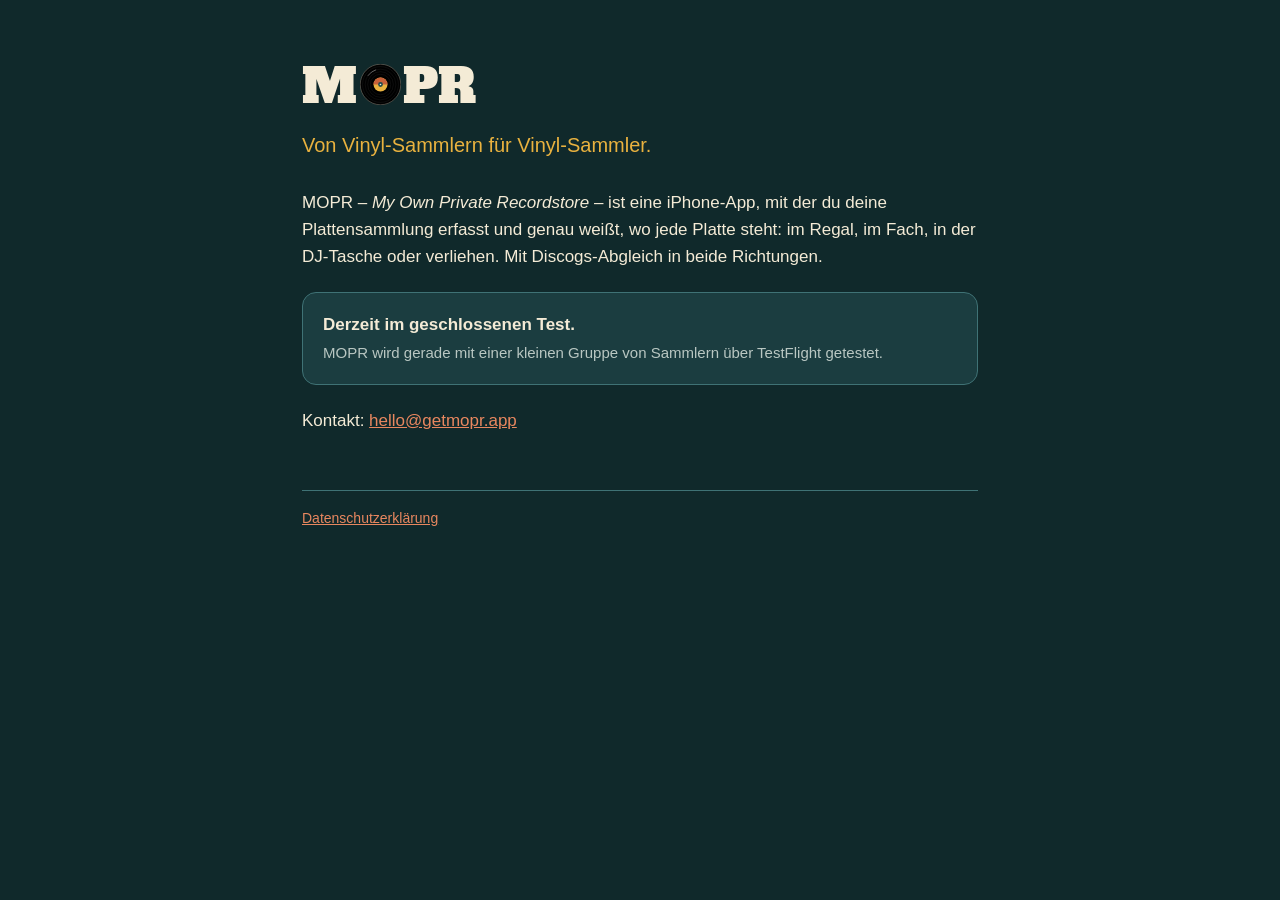
<file: index.html>
<!DOCTYPE html>
<html lang="de">
<head>
<meta charset="utf-8">
<meta name="viewport" content="width=device-width, initial-scale=1">
<title>MOPR – My Own Private Recordstore</title>
<meta name="description" content="MOPR – die App für deine Plattensammlung. Von Vinyl-Sammlern für Vinyl-Sammler.">
<link rel="stylesheet" href="style.css">
</head>
<body>
<main>
  <h1>M<span class="o"></span>PR</h1>
  <p class="lead">Von Vinyl-Sammlern für Vinyl-Sammler.</p>
  <p>MOPR – <em>My Own Private Recordstore</em> – ist eine iPhone-App, mit der du deine Plattensammlung erfasst und genau weißt, wo jede Platte steht: im Regal, im Fach, in der DJ-Tasche oder verliehen. Mit Discogs-Abgleich in beide Richtungen.</p>
  <div class="card">
    <strong>Derzeit im geschlossenen Test.</strong><br>
    <span class="muted">MOPR wird gerade mit einer kleinen Gruppe von Sammlern über TestFlight getestet.</span>
  </div>
  <p>Kontakt: <a href="mailto:hello@getmopr.app">hello@getmopr.app</a></p>
  <footer><a href="datenschutz.html">Datenschutzerklärung</a></footer>
</main>
</body>
</html>
</file>
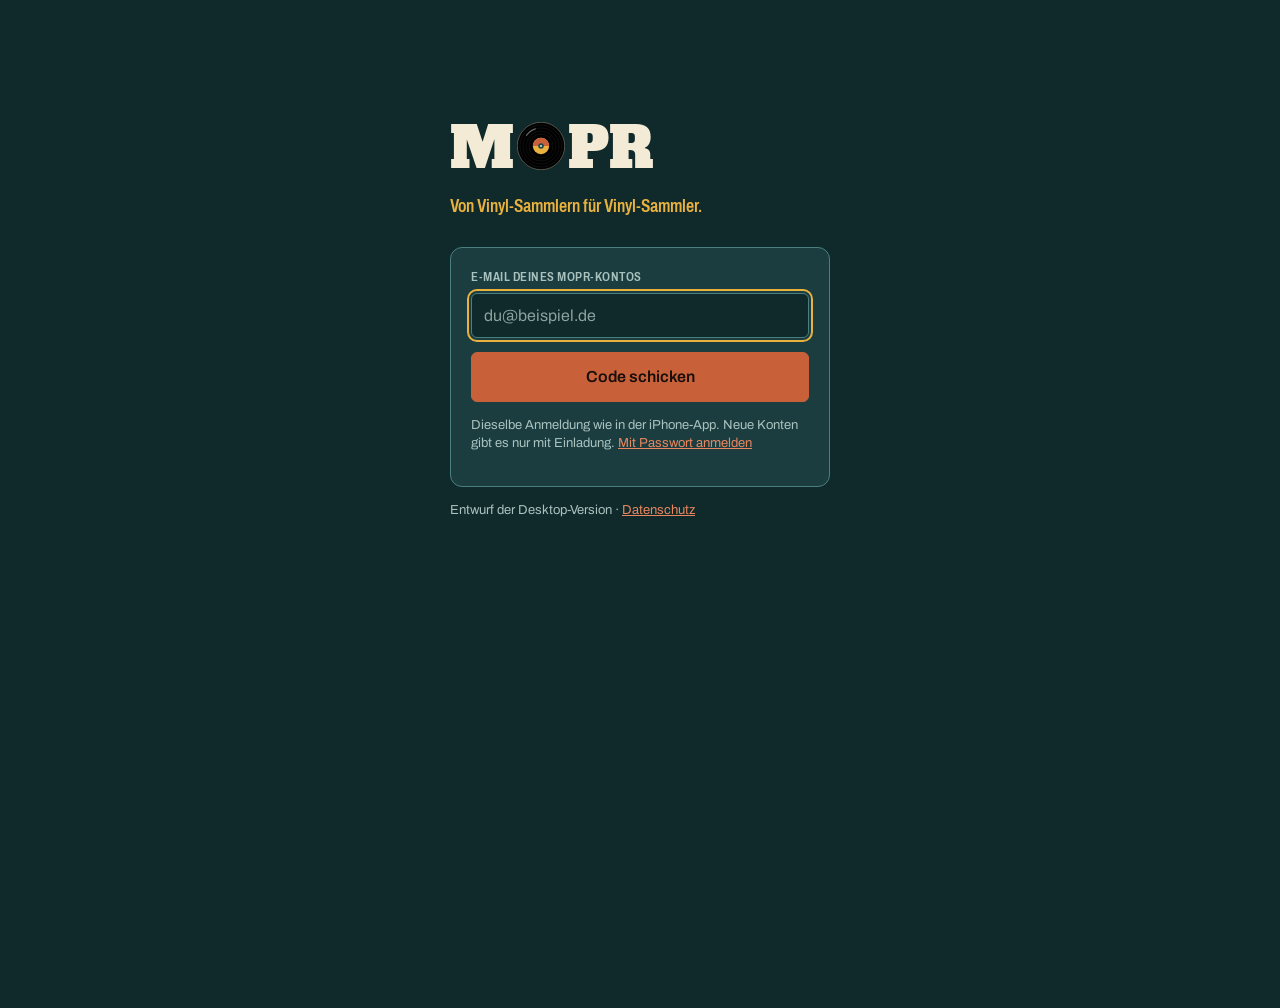
<file: app/index.html>
<!DOCTYPE html>
<html lang="de">
<head>
<meta charset="utf-8">
<meta name="viewport" content="width=device-width, initial-scale=1">
<meta name="robots" content="noindex, nofollow">
<meta name="referrer" content="no-referrer">
<meta name="theme-color" content="#10292B">
<title>MOPR – Plattenzimmer</title>
<link rel="stylesheet" href="app.css">
</head>
<body>
<!-- MOPR Desktop W1 (Entwurf, nur lesen) – Daten aus derselben Supabase-Datenbank wie die iPhone-App.
     Zugriff nur mit eigenem MOPR-Konto; jede Person sieht ausschließlich ihre eigenen Daten (RLS). -->
<div id="app">
  <div class="boot"><span class="logo">M<span class="o"></span>PR</span></div>
</div>
<script src="vendor/supabase.js"></script>
<script src="kiste.js"></script>
<script src="app.js"></script>
</body>
</html>
</file>
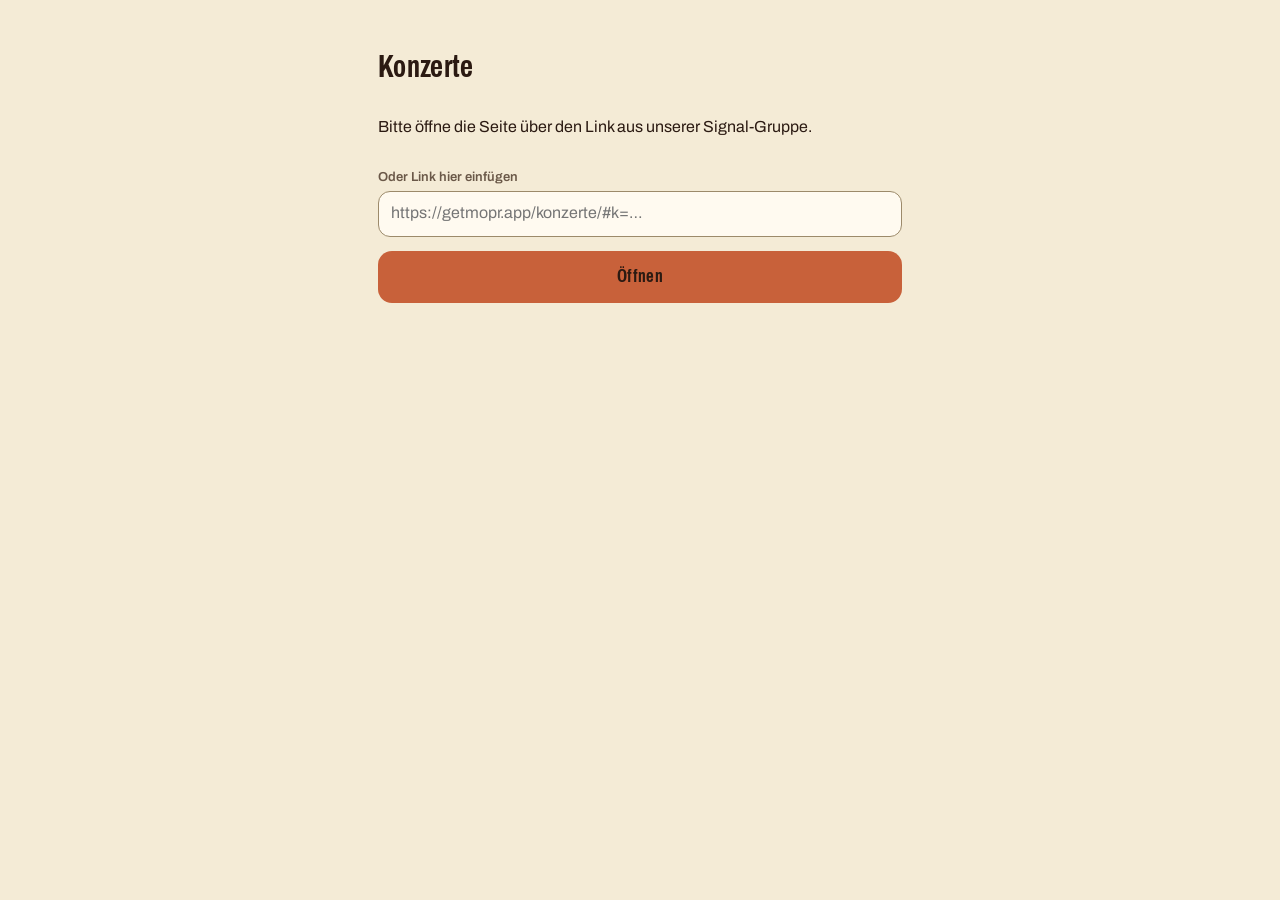
<file: konzerte/index.html>
<!DOCTYPE html>
<html lang="de">
<head>
<meta charset="utf-8">
<meta name="viewport" content="width=device-width, initial-scale=1, viewport-fit=cover">
<meta name="robots" content="noindex, nofollow">
<meta name="referrer" content="no-referrer">
<meta name="theme-color" content="#F4EBD6">
<meta name="apple-mobile-web-app-capable" content="yes">
<meta name="mobile-web-app-capable" content="yes">
<meta name="apple-mobile-web-app-title" content="Konzerte">
<meta name="apple-mobile-web-app-status-bar-style" content="default">
<link rel="manifest" href="manifest.webmanifest">
<link rel="apple-touch-icon" href="icon-180.png?v=3">
<link rel="icon" type="image/png" href="icon-180.png?v=3">
<title>Konzerte in der großen Stadt</title>
<style>
@font-face{font-family:Archivo;font-weight:400;font-display:swap;src:url(fonts/archivo-latin-400-normal.woff2) format("woff2")}
@font-face{font-family:Archivo;font-weight:600;font-display:swap;src:url(fonts/archivo-latin-600-normal.woff2) format("woff2")}
@font-face{font-family:Archivo;font-weight:700;font-display:swap;src:url(fonts/archivo-latin-700-normal.woff2) format("woff2")}
@font-face{font-family:Shrikhand;font-weight:400;font-display:swap;src:url(fonts/shrikhand-latin-400-normal.woff2) format("woff2")}
@font-face{font-family:ArchivoXC;font-weight:700;font-display:swap;src:url(fonts/archivo-xc-latin-700-normal.woff2) format("woff2")}
:root{--bg:#F4EBD6;--surface:#FFFAF0;--raised:#EADFC6;--line:#D3C6A8;--control-line:#9C8A6A;--ink:#2B1A12;--muted:#6A5848;--accent:#C8613A;--accent-text:#A93A12;--senf:#E9B23F;--petrol:#1F4A4D;--error:#B3261E}
*{box-sizing:border-box;-webkit-tap-highlight-color:transparent}
html{-webkit-text-size-adjust:100%;font-size:100%}
@supports (font:-apple-system-body){html{font:-apple-system-body}}
body{margin:0;background:var(--bg);color:var(--ink);font:1rem/1.4 Archivo,system-ui,-apple-system,sans-serif}
button,input,select{font:inherit;color:inherit}
a{color:var(--accent-text)}
#app{max-width:560px;margin:0 auto;padding:0 18px calc(110px + env(safe-area-inset-bottom))}
header.top{display:flex;align-items:flex-end;justify-content:space-between;gap:12px;padding:calc(16px + env(safe-area-inset-top)) 0 12px}
h1{margin:0;font-family:ArchivoXC,"Arial Narrow",sans-serif;font-weight:600;font-size:2rem;line-height:1.188;letter-spacing:.01em}
h2{margin:0;font-family:ArchivoXC,"Arial Narrow",sans-serif;font-weight:600;font-size:1.875rem;line-height:1.133}
.sub{font-size:0.875rem;color:var(--muted)}
h1.brand{font-family:Shrikhand,Georgia,serif;font-weight:400;font-size:2.125rem;line-height:1.176;letter-spacing:0}
.sub.brand{font-size:0.9375rem;font-weight:600;color:var(--muted);margin-top:-2px}
.mopr{display:flex;align-items:center;justify-content:center;gap:8px;margin:34px 0 0;color:var(--muted);font-size:0.8125rem;text-decoration:none}
.mopr b{font-family:ArchivoXC,"Arial Narrow",sans-serif;font-size:1rem;letter-spacing:.06em;color:var(--ink)}
.rec{display:inline-block;width:22px;height:22px;border-radius:50%;flex:none;background:radial-gradient(circle,var(--bg) 0 6%,var(--accent) 7% 22%,var(--senf) 23% 33%,#111 34% 100%)}
.notiz{display:flex;gap:10px;align-items:flex-start;padding:10px 12px;background:var(--surface);border:1px solid var(--line);border-radius:12px}
.notiz .chip{flex:none}
.notiz p{margin:0;flex:1;min-width:0;font-size:0.9375rem;line-height:1.4;overflow-wrap:anywhere}
.notiz small{display:block;font-size:0.8125rem;color:var(--muted);margin-top:2px}
.pinin{width:100%;min-height:56px;padding:0 14px;border:1px solid var(--line);border-radius:12px;background:var(--surface);font-size:1.75rem;letter-spacing:.5em;text-align:center}
.over{font-family:ArchivoXC,"Arial Narrow",sans-serif;font-weight:600;font-size:0.8125rem;letter-spacing:.08em;text-transform:uppercase;color:var(--muted)}
.lbl{font-size:0.8125rem;font-weight:600;color:var(--muted)}
.stack{display:flex;flex-direction:column;gap:12px}
.chip{display:inline-flex;align-items:center;justify-content:center;min-height:26px;padding:0 9px;border-radius:999px;font-size:0.8125rem;font-weight:600;line-height:1;white-space:nowrap}
.st-fix{background:var(--senf);border:1px solid var(--senf)}
.st-geplant{background:var(--petrol);border:1px solid var(--petrol);color:#F4EBD6}
.st-eventuell{border:1.5px dashed var(--muted);color:var(--muted)}
.st-nein{border:1px solid var(--line);color:var(--muted);text-decoration:line-through}
.chips{display:flex;flex-wrap:wrap;gap:6px}
.badge{display:inline-flex;align-items:center;min-height:22px;padding:0 8px;border-radius:999px;font-size:0.8125rem;font-weight:700}
.b-today{background:var(--accent)}
.b-frei{background:var(--surface);border:1.5px solid var(--accent);color:var(--accent-text)}
.b-tipp{border:1px solid var(--muted);color:var(--muted)}
.b-sold{border:1px solid var(--error);color:var(--error)}
.b-neu{background:var(--petrol);color:#F4EBD6;border-radius:4px;font-family:ArchivoXC,"Arial Narrow",sans-serif;font-size:0.8125rem;letter-spacing:.04em;text-transform:uppercase;transform:rotate(-2deg)}
.neuinfo{display:flex;gap:10px;align-items:center;justify-content:space-between;padding:12px;background:var(--surface);border:2px solid var(--petrol);border-radius:12px;font-size:0.9375rem}
.wahl{display:flex;flex-direction:column;gap:2px;width:100%;padding:10px 12px;text-align:left;background:var(--surface);border:1px solid var(--control-line);border-radius:12px;cursor:pointer;font-size:0.9375rem}
.row.sel{border-color:var(--petrol);box-shadow:inset 5px 0 0 var(--petrol)}
.legrow{display:flex;align-items:center;justify-content:space-between;gap:10px}
.suche{display:flex;gap:6px;align-items:center}.nurmeine{flex:none;min-height:44px;padding:0 12px;border:1px solid var(--control-line);border-radius:12px;background:var(--surface);color:var(--ink);font-size:0.9375rem;font-weight:600;cursor:pointer;white-space:nowrap}.nurmeine.on{background:var(--petrol);border-color:var(--petrol);color:#F4EBD6}.suche input{flex:1;min-width:0;min-height:44px;padding:0 12px;border:1px solid var(--control-line);border-radius:12px;background:var(--surface);font:inherit;font-size:1rem;color:var(--ink)}
.jahr{display:flex;justify-content:space-between;align-items:center;width:100%;min-height:44px;padding:0 4px;border:0;border-bottom:1px solid var(--line);background:transparent;font-family:ArchivoXC,"Arial Narrow",sans-serif;font-size:1.125rem;font-weight:600;color:var(--ink);cursor:pointer}
.addtop{display:none;min-height:40px;padding:0 16px;border:0;border-radius:999px;background:var(--accent);color:var(--ink);font-family:ArchivoXC,"Arial Narrow",sans-serif;font-size:1rem;font-weight:600;letter-spacing:.02em;cursor:pointer;white-space:nowrap}
.fab{position:fixed;right:18px;bottom:calc(18px + env(safe-area-inset-bottom));width:60px;height:60px;border:0;padding:0;border-radius:50%;background:var(--accent);color:var(--ink);display:flex;align-items:center;justify-content:center;cursor:pointer;box-shadow:0 4px 14px rgba(43,26,18,.28);z-index:5}
.fab svg{width:22px;height:22px;display:block}
.leer{display:flex;align-items:center;justify-content:center;height:60vh;color:var(--muted);text-align:center}
@media (min-width:1000px){
  body.breit #app{max-width:1180px;padding-bottom:0}
  .duo{display:grid;grid-template-columns:minmax(380px,460px) minmax(0,1fr);gap:32px;height:100vh;height:100dvh}
  .duo>div{overflow-y:auto;padding:0 18px 24px;min-width:0}
  .duo .bar{position:sticky;bottom:0;margin:20px -18px 0}
  .duo .bar>div{max-width:none}
  .duo-r .nav .back[data-act=liste]{visibility:hidden}
  body.breit .toast{max-width:420px}
  .addtop{display:inline-flex;align-items:center}
  .fab{display:none}
}
.seg{flex:1 1 0;min-height:44px;padding:4px 6px;border:1px solid var(--control-line);border-radius:12px;background:var(--surface);font-size:0.9375rem;font-weight:600;cursor:pointer}
.seg.on{background:var(--senf);border-color:var(--senf)}
.segs{display:flex;gap:6px}
.row{display:flex;gap:12px;width:100%;padding:12px;text-align:left;background:var(--surface);border:1px solid var(--line);border-radius:12px;cursor:pointer}
.neuinfo[data-act]{cursor:pointer}
.date{flex:none;width:46px;display:flex;flex-direction:column;align-items:center}
.date small{font-size:0.8125rem;font-weight:600;color:var(--muted)}
.date b{font-family:ArchivoXC,"Arial Narrow",sans-serif;font-size:1.625rem;line-height:1.154;font-weight:600}
.rmain{flex:1;min-width:0;display:flex;flex-direction:column;gap:4px}
.band{font-size:1.125rem;line-height:1.222;font-weight:700}
.meta{font-size:0.9375rem;color:var(--muted)}
.bar{position:fixed;left:0;right:0;bottom:0;padding:12px 18px calc(16px + env(safe-area-inset-bottom));background:var(--bg);border-top:1px solid var(--line)}
.bar>div{max-width:524px;margin:0 auto}
.primary{display:flex;align-items:center;justify-content:center;width:100%;min-height:52px;border:0;border-radius:14px;background:var(--accent);color:var(--ink);font-family:ArchivoXC,"Arial Narrow",sans-serif;font-size:1.1875rem;font-weight:600;letter-spacing:.02em;cursor:pointer;text-decoration:none}
.secondary{min-height:44px;padding:0 14px;border:1px solid var(--control-line);border-radius:12px;background:var(--surface);font-size:0.9375rem;font-weight:600;cursor:pointer}
.take{flex:none;min-height:44px;padding:0 14px;border:0;border-radius:12px;background:var(--accent);font-size:0.9375rem;font-weight:700;cursor:pointer}
.free{display:flex;gap:10px;align-items:center;padding:12px;background:var(--surface);border:2px solid var(--accent);border-radius:12px}
.card{display:flex;flex-direction:column;gap:4px;padding:12px;background:var(--surface);border:1px solid var(--line);border-radius:12px;font-size:0.9375rem}
.links{display:grid;grid-template-columns:repeat(2,minmax(0,1fr));gap:8px}
.lnk{display:flex;align-items:center;justify-content:center;min-height:48px;padding:4px 8px;border:1px solid var(--control-line);border-radius:12px;background:var(--surface);color:var(--ink);font-size:0.9375rem;font-weight:600;text-align:center;text-decoration:none;cursor:pointer}
.nav{display:flex;align-items:center;justify-content:space-between;padding:calc(6px + env(safe-area-inset-top)) 0 6px;border-bottom:1px solid var(--line);margin:0 -18px 16px;padding-left:6px;padding-right:6px}
.back{min-height:44px;padding:0 10px;border:0;background:transparent;color:var(--accent-text);font-size:1rem;font-weight:600;cursor:pointer}
.step{width:44px;height:44px;border:1px solid var(--line);border-radius:999px;background:var(--surface);font-size:1.25rem;font-weight:700;cursor:pointer}
.steprow{display:flex;align-items:center;gap:10px}
.steprow span:first-child{flex:1;font-size:0.9375rem}
.steprow b{min-width:24px;text-align:center;font-size:1.125rem}
.person{display:flex;align-items:center;gap:10px;min-height:36px}
.person .chip{min-width:44px}
.fld{display:flex;flex-direction:column;gap:4px}
.fld input{width:100%;min-height:46px;padding:0 12px;border:1px solid var(--control-line);border-radius:12px;background:var(--surface);font-size:1rem}
.fld input:focus,.seg:focus-visible,.row:focus-visible,button:focus-visible,a:focus-visible{outline:3px solid var(--petrol);outline-offset:2px}
.check{display:flex;align-items:center;gap:10px;min-height:44px;font-size:1rem}
.check input{width:22px;height:22px;accent-color:var(--accent)}
.whogrid{display:grid;grid-template-columns:repeat(3,minmax(0,1fr));gap:10px}
.whogrid button{min-height:64px;border:1px solid var(--line);border-radius:14px;background:var(--surface);font-family:ArchivoXC,"Arial Narrow",sans-serif;font-size:1.5rem;font-weight:600;cursor:pointer}
.whogrid button.on{background:var(--senf);border-color:var(--senf)}
.toast{position:fixed;left:12px;right:12px;bottom:calc(92px + env(safe-area-inset-bottom));max-width:536px;margin:0 auto;display:flex;gap:10px;align-items:flex-start;padding:14px;background:var(--petrol);color:#F4EBD6;border-radius:12px;box-shadow:0 6px 20px rgba(0,0,0,.25);z-index:5}
.toast[hidden]{display:none}
#linkfeld[hidden]{display:none!important}
.toast span{flex:1;font-size:0.9375rem;line-height:1.4;white-space:pre-line}
.toast button{flex:none;min-width:44px;min-height:44px;border:0;border-radius:10px;background:var(--senf);font-weight:700;cursor:pointer}
.foot{display:flex;flex-wrap:wrap;gap:8px 18px;margin-top:28px;font-size:0.9375rem}
.foot button{border:0;background:none;padding:10px 0;color:var(--accent-text);font-size:0.9375rem;font-weight:600;text-decoration:underline;cursor:pointer}
.hint{font-size:0.875rem;color:var(--muted)}
.danger{border:0;background:none;color:var(--error);font-size:0.9375rem;font-weight:600;padding:12px 0;text-decoration:underline;cursor:pointer;align-self:flex-start}
body.busy #app{opacity:.6;pointer-events:none}
.money{display:flex;align-items:center;gap:10px;min-height:44px;font-size:0.9375rem}
.money .what{flex:1;min-width:0}
.tick{flex:none;min-width:92px;min-height:40px;padding:0 10px;border:1px solid var(--line);border-radius:10px;background:var(--surface);font-size:0.875rem;font-weight:700;cursor:pointer}
.tick.on{background:var(--petrol);border-color:var(--petrol);color:#F4EBD6}
.amt{border:0;background:none;padding:6px 0;font:inherit;font-weight:700;color:var(--accent-text);text-decoration:underline;cursor:pointer}
.stats{display:grid;grid-template-columns:repeat(2,minmax(0,1fr));gap:8px}
.stat{padding:12px;background:var(--surface);border:1px solid var(--line);border-radius:12px}
.stat b{display:block;font-family:ArchivoXC,"Arial Narrow",sans-serif;font-size:1.75rem;line-height:1.143}
.stat span{font-size:0.8125rem;color:var(--muted)}
.pick{display:grid;grid-template-columns:repeat(4,minmax(0,1fr));gap:8px}
.pick button{min-height:52px;border:1px solid var(--line);border-radius:12px;background:var(--surface);font-family:ArchivoXC,"Arial Narrow",sans-serif;font-size:1.25rem;font-weight:600;cursor:pointer}
.pick button.on{background:var(--senf);border-color:var(--senf)}
.msg{padding:48px 0;display:flex;flex-direction:column;gap:14px;font-size:1rem}
</style>
</head>
<body>
<div id="app"><div class="msg">Lade …</div></div>
<div id="toast" class="toast" role="status" hidden><span></span><button type="button" data-act="toastweg">OK</button></div>
<script>
"use strict";
// Supabase-Projekt „recordstore“ – Adresse der Serverfunktion (öffentlich, kein Geheimnis)
var FN = "https://nazewbepsrjmvpkycymg.supabase.co/functions/v1/Konzerte";
var LINK_FN = "https://nazewbepsrjmvpkycymg.supabase.co/functions/v1/konzert-link";
var LINKDATEN = [];
var PUSH_FN = "https://nazewbepsrjmvpkycymg.supabase.co/functions/v1/konzert-push";
var PUSH_GEHT = "serviceWorker" in navigator && "PushManager" in window && "Notification" in window;
function pushApi(action, body) {
  var h = { "content-type": "application/json", "x-gruppe": KEY };
  if (ME && PIN) { h["x-wer"] = ME; h["x-pin"] = PIN; }
  return fetch(PUSH_FN, { method: "POST", headers: h, body: JSON.stringify(Object.assign({ action: action }, body || {})) })
    .then(function (r) { return r.json().catch(function () { return {}; }).then(function (j) { if (!r.ok) throw new Error(j.error || "Fehler " + r.status); return j; }); });
}
// Nach dem Speichern melden, was passiert ist – der Server liest die Fakten selbst und schickt an die anderen
function meldePush(action, p) {
  var typ = null, kid = null;
  // Korrekturen an vergangenen Konzerten melden wir niemandem
  var alt = p && p.konzert_id && DATA ? konzert(p.konzert_id) : null;
  if (alt && alt.datum < heute()) return;
  if (action === "konzert_speichern" && p.konzert && !p.konzert.id) typ = "neu";
  else if (action === "teilnahme" && (p.status === "nein" || p.frei > 0)) { typ = "absage"; kid = p.konzert_id; }
  else if (action === "notiz_neu") { typ = "notiz"; kid = p.konzert_id; }
  if (typ) pushApi("ereignis", { typ: typ, konzert_id: kid }).catch(function () {});
}
function unb64u(s) {
  var t = s.replace(/-/g, "+").replace(/_/g, "/"); t += "===".slice((t.length + 3) % 4);
  var b = atob(t), u = new Uint8Array(b.length); for (var i = 0; i < b.length; i++) u[i] = b.charCodeAt(i); return u;
}
function swReg() { return navigator.serviceWorker.register("sw.js").then(function () { return navigator.serviceWorker.ready; }); }
function pushAbo() { return swReg().then(function (r) { return r.pushManager.getSubscription(); }); }
function badgeWeg() {
  try { if (navigator.clearAppBadge) navigator.clearAppBadge(); } catch (e) {}
  if (PUSH_GEHT && navigator.serviceWorker.controller) navigator.serviceWorker.ready.then(function (r) { return r.getNotifications(); }).then(function (n) { n.forEach(function (x) { x.close(); }); }).catch(function () {});
}
// Bereich „Mitteilungen“ in Meins – wird nach dem Zeichnen nachgefüllt
function pushBox() {
  var box = document.getElementById("pushbox"); if (!box) return;
  if (!PUSH_GEHT) {
    box.innerHTML = '<span class="hint"><b>So geht es:</b> Die Konzertliste auf den Home-Bildschirm legen (in Safari <b>Teilen › Zum Home-Bildschirm</b>) und von dort öffnen. ' +
      "Liegt sie schon dort und du siehst trotzdem diesen Hinweis: das Symbol einmal löschen und neu ablegen.</span>";
    return;
  }
  if (Notification.permission === "denied") { box.innerHTML = '<span class="hint">Mitteilungen sind für diese App ausgeschaltet. Einschalten: iPhone-<b>Einstellungen › Mitteilungen › Konzerte</b>.</span>'; return; }
  pushAbo().then(function (sub) {
    if (!sub) return null;
    return pushApi("status", { endpoint: sub.endpoint }).then(function (j) { return j.aktiv ? j.wahl : null; });
  }).then(function (wahl) {
    var w = wahl || load("pushwahl") || "alles";
    var segs = '<div class="segs">' + [["alles", "Alles"], ["wichtig", "Nur Absagen & freie Karten"]].map(function (o) {
      return '<button type="button" class="seg' + (w === o[0] ? " on" : "") + '" data-act="pushwahl" data-v="' + o[0] + '" aria-pressed="' + (w === o[0]) + '">' + o[1] + "</button>";
    }).join("") + "</div>";
    box.innerHTML = wahl
      ? '<span style="font-size:0.9375rem"><b>✓ An</b> auf diesem Handy.</span>' + segs +
        '<div style="display:flex;gap:8px;flex-wrap:wrap"><button class="secondary" type="button" data-act="pushtest">Test schicken</button>' +
        '<button class="secondary" type="button" data-act="pushaus">Ausschalten</button></div>'
      : '<span class="hint">Bekomme eine Mitteilung, wenn jemand ein Konzert einträgt, absagt, eine Karte abgibt oder eine Notiz schreibt – mit roter Zahl am Symbol. Deine eigenen Einträge meldet es dir nicht.</span>' + segs +
        '<button class="primary" type="button" data-act="pushan">Mitteilungen einschalten</button>';
  }, function () { box.innerHTML = '<span class="hint">Gerade nicht erreichbar – bitte später nochmal.</span>'; });
}
// Übernimmt nur Fakten in das Formular; vorhandene Eingaben bei Band bleiben stehen
function linkFuellen(e, quelle) {
  var f = document.getElementById("f"); if (!f) return;
  if (!f.band.value.trim()) f.band.value = e.band;
  if (e.datum) f.datum.value = e.datum;
  if (e.beginn) f.beginn.value = e.beginn;
  if (e.ort) f.ort.value = e.ort;
  if (e.preis) f.preis.value = e.preis;
  if (e.ticket_link) f.ticket_link.value = e.ticket_link;
  toast("Übernommen von " + (quelle || "der Seite") + " – bitte kurz prüfen." + (e.abgesagt ? "\nAchtung: dort als abgesagt markiert." : ""));
}

// Shop sperrt die Vorschau (Eventim, München Ticket): Link übernehmen, Band/Ort aus der Adresse vorschlagen
function linkVorschlag(j) {
  var f = document.getElementById("f"); if (!f) return;
  var v = j.vorschlag || {}, w = (v.woerter || "").trim(), ort = "";
  var norm = function (x) { return x.toLowerCase().replace(/ä/g, "ae").replace(/ö/g, "oe").replace(/ü/g, "ue").replace(/ß/g, "ss").replace(/[^a-z0-9]+/g, " ").trim(); };
  var nw = norm(w);
  DATA.konzerte.forEach(function (c) {
    if (!c.ort) return;
    var no = norm(c.ort.split(/[\/,(]/)[0]);
    if (no && (nw === no || nw.slice(-no.length - 1) === " " + no) && no.length > norm(ort).length) ort = c.ort;
  });
  if (ort) w = w.split(" ").slice(0, nw.split(" ").length - norm(ort.split(/[\/,(]/)[0]).split(" ").length).join(" ");
  if (v.ticket_link) f.ticket_link.value = v.ticket_link;
  if (w && !f.band.value.trim()) f.band.value = w;
  if (ort && !f.ort.value.trim()) f.ort.value = ort;
  document.getElementById("linkwahl").innerHTML = "";
  toast((j.quelle || "Die Seite") + " lässt keine Vorschau zu. Link ist übernommen" + (w ? ", Band aus der Adresse – bitte prüfen" : "") + ".\nTipp: Screenshot der Seite über „Foto / Screenshot“ wählen – dann füllt sich der Rest.");
}

// Ergebnis von Link- oder Bild-Erkennung ins Formular bringen (ein Termin: direkt; mehrere: Auswahl)
function linkErgebnis(j) {
  if (j.gesperrt) { linkVorschlag(j); return; }
  LINKDATEN = j.events || [];
  var box = document.getElementById("linkwahl"); if (!box) return;
  if (!LINKDATEN.length) { box.innerHTML = ""; toast((j.quelle === "dem Bild" ? "Auf dem Bild habe ich kein Konzert erkannt" : "Auf dieser Seite stehen keine lesbaren Termine") + " – bitte selbst ausfüllen."); return; }
  if (LINKDATEN.length === 1) { box.innerHTML = ""; linkFuellen(LINKDATEN[0], j.quelle); return; }
  box.innerHTML = '<span class="lbl">' + LINKDATEN.length + " Termine gefunden – welcher?</span>" + LINKDATEN.map(function (e, i) {
    var fd = fmt(e.datum);
    return '<button type="button" class="wahl" data-act="linkwahl" data-i="' + i + '" data-q="' + esc(j.quelle) + '"><b>' + esc(e.band) + " · " + esc(fd.wd + " " + fd.day + ". " + fd.mon + " " + fd.year + (e.beginn ? ", " + e.beginn : "")) + "</b>" +
      '<span class="meta">' + esc([e.ort, e.preis].filter(Boolean).join(" · ") || e.titel) + (e.abgesagt ? " · abgesagt" : "") + "</span></button>";
  }).join("");
}

// Bild verkleinern (lange Seite max. 1568 px, JPEG) und an die Erkennung schicken – das Bild wird nicht gespeichert
function bildSenden(datei) {
  if (!datei) return;
  var url = URL.createObjectURL(datei), img = new Image();
  busy = true; document.body.classList.add("busy"); toast("Lese das Bild …");
  img.onload = function () {
    var f = Math.min(1, 1568 / Math.max(img.naturalWidth, img.naturalHeight));
    var cv = document.createElement("canvas"); cv.width = Math.round(img.naturalWidth * f); cv.height = Math.round(img.naturalHeight * f);
    cv.getContext("2d").drawImage(img, 0, 0, cv.width, cv.height); URL.revokeObjectURL(url);
    var b64 = cv.toDataURL("image/jpeg", 0.85).split(",")[1];
    fetch(LINK_FN, { method: "POST", headers: { "content-type": "application/json", "x-gruppe": KEY }, body: JSON.stringify({ bild: b64 }) })
      .then(function (r) { return r.json().catch(function () { return {}; }).then(function (j) { if (!r.ok) throw new Error(j.error || "Fehler " + r.status); return j; }); })
      .then(function (j) { linkErgebnis(j); }, function (e) { toast((e.message || "Hat nicht geklappt") + "\nDann bitte selbst ausfüllen."); })
      .finally(function () { busy = false; document.body.classList.remove("busy"); });
  };
  img.onerror = function () { URL.revokeObjectURL(url); busy = false; document.body.classList.remove("busy"); toast("Das Bild konnte ich nicht öffnen."); };
  img.src = url;
}
document.addEventListener("change", function (e) { if (e.target && e.target.id === "bildquelle") bildSenden(e.target.files && e.target.files[0]); });

// ---------------------------------------------------------------- Liste: Suche + Jahre
function norm(x) { return String(x || "").toLowerCase().normalize("NFKD").replace(/[̀-ͯ]/g, "").replace(/ß/g, "ss"); }
function trifft(c, q) {
  var w = norm(q).split(/\s+/).filter(Boolean);
  var txt = norm([c.band, c.ort, c.notiz, c.datum.slice(0, 4), c.leute.filter(function (p) { return p.status !== "nein"; }).map(function (p) { return p.kuerzel; }).join(" ")].join(" "));
  return w.every(function (x) { return txt.indexOf(x) >= 0; });
}
// „Nur meine“: Konzerte, bei denen ich dabei bin (Fix, Geplant, Vielleicht – nicht „nein“)
function sichtbar(c) { if (!view.nurMeine) return true; var m = mein(c); return !!(m && m.status && m.status !== "nein"); }
function listeInhalt() {
  var t = heute(), h = "";
  var up = DATA.konzerte.filter(function (c) { return c.datum >= t && sichtbar(c); });
  var past = DATA.konzerte.filter(function (c) { return c.datum < t && sichtbar(c); }).reverse();
  if (view.q) {
    // Suche über alles (kommend + vergangen); ältere werden dafür einmal nachgeladen
    var tr = up.filter(function (c) { return trifft(c, view.q); }).concat(past.filter(function (c) { return trifft(c, view.q); }));
    if (!ARCHIV_DA && DATA.aeltere > 0) h += '<span class="hint">Suche auch in älteren Konzerten …</span>';
    if (!tr.length) h += '<p class="hint">Nichts gefunden.</p>';
    tr.slice(0, 100).forEach(function (c) { h += rowHtml(c, t); });
    if (tr.length > 100) h += '<span class="hint">… und ' + (tr.length - 100) + " weitere – bitte genauer suchen.</span>";
    return h;
  }
  if (view.tab !== "archiv") {
    if (!up.length) h += '<p class="hint">Noch nichts hier.</p>';
    up.forEach(function (c) { h += rowHtml(c, t); });
    return h;
  }
  // Waren wir: nach Jahren, zum Auf- und Zuklappen; dieses Jahr (bzw. das jüngste) offen
  var proJahr = {};
  past.forEach(function (c) { var y = c.datum.slice(0, 4); (proJahr[y] = proJahr[y] || []).push(c); });
  var jahre = {}, srv = (!ARCHIV_DA && !view.nurMeine && DATA.jahre) || {};
  Object.keys(proJahr).forEach(function (y) { jahre[y] = proJahr[y].length; });
  Object.keys(srv).forEach(function (y) { jahre[y] = (jahre[y] || 0) + srv[y]; });
  var liste = Object.keys(jahre).sort().reverse();
  if (!liste.length) return '<p class="hint">Noch nichts hier.</p>';
  if (!view.offen) { view.offen = {}; view.offen[liste[0]] = true; }
  liste.forEach(function (y) {
    var auf = !!view.offen[y];
    h += '<button type="button" class="jahr" data-act="jahr" data-y="' + y + '" aria-expanded="' + auf + '"><span>' + y + '</span><span class="meta">' + plural(jahre[y], "Konzert", "Konzerte") + " " + (auf ? "▾" : "▸") + "</span></button>";
    if (auf) (proJahr[y] || []).forEach(function (c) { h += rowHtml(c, t); });
  });
  return h;
}
function listeNeu() { var l = document.getElementById("lst"); if (l) l.innerHTML = listeInhalt(); }
document.addEventListener("input", function (e) {
  if (!e.target || e.target.id !== "suche") return;
  view.q = e.target.value.trim();
  listeNeu();
  if (view.q && !ARCHIV_DA && DATA.aeltere > 0 && !view.ladeArchiv) {
    view.ladeArchiv = true;
    api("archiv", {}, true).then(function () { view.ladeArchiv = false; listeNeu(); }, function () { view.ladeArchiv = false; });
  }
});

// Doppelt? Gleiches Datum und ähnliche Band (Wörter, Tippfehler) oder gleicher Ort
function bandAehnlich(a, b) {
  var x = norm(a).replace(/[^a-z0-9]+/g, " ").trim().replace(/^(the|die|the) /, ""), y = norm(b).replace(/[^a-z0-9]+/g, " ").trim().replace(/^(the|die) /, "");
  if (!x || !y) return false;
  if (x === y || x.indexOf(y) === 0 || y.indexOf(x) === 0) return true;
  var xs = x.replace(/ /g, ""), ys = y.replace(/ /g, "");
  if (xs === ys) return true;
  if (Math.abs(xs.length - ys.length) > 2) return false;
  var d = [], i, j; // Tippfehler-Abstand (Levenshtein), höchstens 2
  for (i = 0; i <= xs.length; i++) { d[i] = [i]; }
  for (j = 1; j <= ys.length; j++) d[0][j] = j;
  for (i = 1; i <= xs.length; i++) for (j = 1; j <= ys.length; j++) d[i][j] = Math.min(d[i - 1][j] + 1, d[i][j - 1] + 1, d[i - 1][j - 1] + (xs[i - 1] === ys[j - 1] ? 0 : 1));
  return d[xs.length][ys.length] <= (xs.length > 6 ? 2 : 1);
}
function doppelt(k) {
  var o = norm(k.ort).replace(/[^a-z0-9]/g, "");
  return DATA.konzerte.filter(function (c) {
    if (c.datum !== k.datum || c.id === k.id) return false;
    return bandAehnlich(c.band, k.band) || (o && norm(c.ort).replace(/[^a-z0-9]/g, "") === o);
  })[0];
}

var WD = ["So","Mo","Di","Mi","Do","Fr","Sa"];
var MON = ["Jan","Feb","Mär","Apr","Mai","Jun","Jul","Aug","Sep","Okt","Nov","Dez"];
var ORD = { fix: 0, geplant: 1, eventuell: 2, nein: 3 };
var STL = { fix: "Fix", geplant: "Geplant", eventuell: "Vielleicht", nein: "Kann nicht" };

var KEY = null, ME = null, PIN = null, DATA = null;
var view = { screen: "list", id: null, tab: "kommend" };
var busy = false;

function store(k, v) { try { if (v === null) localStorage.removeItem("konzerte." + k); else localStorage.setItem("konzerte." + k, v); } catch (e) {} }
function load(k) { try { return localStorage.getItem("konzerte." + k); } catch (e) { return null; } }
function esc(s) { return String(s == null ? "" : s).replace(/[&<>"']/g, function (c) { return { "&": "&amp;", "<": "&lt;", ">": "&gt;", '"': "&quot;", "'": "&#39;" }[c]; }); }
function pad(n) { return (n < 10 ? "0" : "") + n; }
function heute() { var d = new Date(); return d.getFullYear() + "-" + pad(d.getMonth() + 1) + "-" + pad(d.getDate()); }
function fmt(iso) { var t = new Date(iso + "T12:00:00"); return { day: t.getDate(), mon: MON[t.getMonth()], wd: WD[t.getDay()], year: t.getFullYear() }; }
function enc(s) { return encodeURIComponent(s); }
function plural(n, a, b) { return n + " " + (n === 1 ? a : b); }
function gruppenLink() { return location.origin + location.pathname + "#k=" + KEY; }

function leseSchluessel() {
  var m = location.hash.match(/k=([A-Za-z0-9]{20,})/);
  if (m) { store("k", m[1]); return m[1]; }
  var s = load("k");
  if (s && !m) { try { history.replaceState(history.state, "", location.pathname + "#k=" + s); } catch (e) {} }
  return s;
}

// ---------------------------------------------------------------- Server
function api(action, payload, still) {
  var body = Object.assign({ action: action }, payload || {});
  if (!still) { busy = true; document.body.classList.add("busy"); }
  var h = { "content-type": "application/json", "x-gruppe": KEY };
  if (ME && PIN) { h["x-wer"] = ME; h["x-pin"] = PIN; }
  return fetch(FN, { method: "POST", headers: h, body: JSON.stringify(body) })
    .then(function (r) { return r.json().catch(function () { return {}; }).then(function (j) { if (!r.ok) { var e = new Error(j.fehler || "Fehler " + r.status); e.status = r.status; e.code = j.code || ""; throw e; } return j; }); })
    .then(function (j) { mischen(j); meldePush(action, payload || {}); return j; })
    .finally(function () { if (!still) { busy = false; document.body.classList.remove("busy"); } });
}
// Für Antworten ohne Liste (z. B. Statistik): kein Sperren der Seite, DATA bleibt unverändert
function rohApi(action, payload) {
  var h = { "content-type": "application/json", "x-gruppe": KEY };
  if (ME && PIN) { h["x-wer"] = ME; h["x-pin"] = PIN; }
  return fetch(FN, { method: "POST", headers: h, body: JSON.stringify(Object.assign({ action: action }, payload || {})) })
    .then(function (r) { return r.json().catch(function () { return {}; }).then(function (j) { if (!r.ok) throw new Error(j.fehler || "Fehler " + r.status); return j; }); });
}
// Der Server schickt nur ein Zeitfenster (ab j.ab) plus geänderte/offene ältere Konzerte.
// Ältere, die schon geladen wurden („Ältere laden“), bleiben im ARCHIV und werden aufgefrischt.
var ARCHIV = {}, ARCHIV_DA = false;
function mischen(j) {
  var ab = j.ab || "0000-00-00", neu = j.konzerte || [];
  (j.archiv || []).forEach(function (c) { ARCHIV[c.id] = c; });
  if (j.archiv) ARCHIV_DA = true;
  var fenster = {};
  neu.forEach(function (c) { if (c.datum < ab) ARCHIV[c.id] = c; else fenster[c.id] = true; });
  // Ein Konzert, das gelöscht wurde oder sein Datum geändert hat, nicht doppelt zeigen
  Object.keys(ARCHIV).forEach(function (id) { if (fenster[id] || ARCHIV[id].datum >= ab) delete ARCHIV[id]; });
  var alle = neu.filter(function (c) { return c.datum >= ab; }).concat(Object.keys(ARCHIV).map(function (id) { return ARCHIV[id]; }));
  alle.sort(function (a, b) { return (a.datum + (a.beginn || "")).localeCompare(b.datum + (b.beginn || "")); });
  var seen = {};
  alle = alle.filter(function (c) { if (seen[c.id]) return false; seen[c.id] = true; return true; });
  DATA = { freunde: j.freunde || [], konzerte: alle, ich: j.ich || null, ab: ab, aeltere: j.aeltere || 0, jahre: j.jahre || (DATA && DATA.jahre) || {} };
}
function fehler(e) {
  if (e && e.status === 401) { store("k", null); KEY = null; render(); return; }
  if (e && e.code === "pin") { PIN = null; store("pin", null); view.screen = "wer"; render(); window.scrollTo(0, 0); toast(e.message + "."); return; }
  toast((e && e.message ? e.message : "Hat nicht geklappt") + ".\nBitte nochmal versuchen.");
}

// ---------------------------------------------------------------- Statistik (rechnet der Server – auch über ältere Konzerte, ohne alles zu laden)
function statBox() {
  var box = document.getElementById("statbox"); if (!box) return;
  rohApi("statistik").then(function (j) {
    var st = j.statistik || {}, jahr = new Date().getFullYear(), box2 = document.getElementById("statbox"); if (!box2) return;
    var liste = function (a, feld) { return (a || []).map(function (x) { return x[feld] + " (" + x.n + ")"; }).join(", "); };
    var orte = liste(st.orte, "ort"), mit = liste(st.mit, "kuerzel"), seit = st.erstes ? fmt(st.erstes) : null;
    box2.innerHTML = '<div class="stats">' +
      '<div class="stat"><b>' + (st.dies_jahr || 0) + "</b><span>Konzerte " + jahr + "</span></div>" +
      '<div class="stat"><b>' + (st.waren || 0) + "</b><span>Konzerte insgesamt</span></div>" +
      '<div class="stat"><b>' + (st.kommend || 0) + "</b><span>stehen noch an</span></div>" +
      '<div class="stat"><b>' + (st.ausgaben ? eur(st.ausgaben).replace(",00", "") : "–") + "</b><span>für Karten" + (st.ausg_unsicher ? " (Konzerte ohne Preis fehlen)" : "") + "</span></div></div>" +
      (orte ? '<span style="font-size:0.9375rem"><b>Lieblingsorte:</b> ' + esc(orte) + "</span>" : "") +
      (mit ? '<span style="font-size:0.9375rem"><b>Am öftesten mit:</b> ' + esc(mit) + "</span>" : "") +
      '<span class="hint">Gezählt wird, wo du auf Fix oder Geplant standest' + (seit ? " – seit " + seit.mon + " " + seit.year : "") + ".</span>";
  }, function () { var b2 = document.getElementById("statbox"); if (b2) b2.innerHTML = '<span class="hint">Gerade nicht erreichbar.</span>'; });
}

// ---------------------------------------------------------------- setlist.fm
// Vergangenes Konzert ohne Setlist-Link: einmal im Hintergrund bei setlist.fm nach Band + genauem
// Datum (+ Ort) suchen; gefunden → Link wird am Konzert gemerkt und führt direkt zur Setlist.
var SL_GESUCHT = {};
function setlistFinden(c) {
  if (!c || c.setlist_url || c.datum >= heute() || SL_GESUCHT[c.id]) return;
  SL_GESUCHT[c.id] = true;
  api("setlist_suchen", { id: c.id }, true).then(function (j) {
    if (j.info && j.info.url && view.screen === "detail" && view.id === c.id) render();
  }, function () {});
}
function ichFreund() { return (DATA && DATA.freunde || []).filter(function (f) { return f.kuerzel === ME; })[0] || null; }
function setlistText(i) {
  if (!i) return "";
  var t = [];
  if (i.neu) t.push(plural(i.neu, "Konzert neu", "Konzerte neu"));
  if (i.eingetragen - i.neu > 0) t.push((i.eingetragen - i.neu) + " vorhandene mit dir");
  if (i.entfernt) t.push(i.entfernt + " entfernt");
  return t.length ? "setlist.fm: " + t.join(", ") + "." : "setlist.fm: alles schon da.";
}
// Einmal am Tag beim Öffnen still im Hintergrund abgleichen
function setlistAuto() {
  var f = ichFreund();
  if (!f || !f.setlistfm || !PIN) return;
  if (f.setlistfm_abgleich && Date.now() - new Date(f.setlistfm_abgleich).getTime() < 20 * 3600 * 1000) return;
  api("setlist_abgleich", { schnell: true }, true).then(function (j) {
    if (j.info && (j.info.neu || j.info.eingetragen || j.info.entfernt)) { if (view.screen !== "form") render(); toast(setlistText(j.info)); }
  }, function () {});
}

// ---------------------------------------------------------------- Helfer Daten
function konzert(id) { return (DATA.konzerte || []).filter(function (c) { return c.id === id; })[0]; }
function mein(c) { return c.leute.filter(function (p) { return p.kuerzel === ME; })[0]; }
function sumFrei(c) { return c.leute.reduce(function (a, p) { return a + (p.frei || 0); }, 0); }
function sortLeute(arr) { return arr.slice().sort(function (a, b) { return ORD[a.status] - ORD[b.status] || a.kuerzel.localeCompare(b.kuerzel); }); }
function ortSuche(c) { return c.ort ? (/unterhaching|garching|freising|dachau|erding/i.test(c.ort) ? c.ort : c.ort + " München") : "München"; }
function datumZeile(c, kurz) {
  var f = fmt(c.datum), heuteTxt = c.datum === heute() ? "Heute" : f.wd + " " + f.day + ". " + f.mon + (kurz ? "" : " " + f.year);
  return heuteTxt + (c.beginn ? " · " + c.beginn + (kurz ? "" : " Uhr") : "");
}
function preisZahl(t) { var m = String(t || "").match(/^\s*(\d+)(?:[.,](\d{1,2}))?\s*€?\s*$/); return m ? Number(m[1] + "." + (m[2] || "0")) : null; }
function eur(n) { return Number(n).toLocaleString("de-DE", { style: "currency", currency: "EUR" }); }
function abrechnungDaten() {
  var pro = {};
  DATA.konzerte.forEach(function (c) {
    c.leute.forEach(function (p) {
      if (!p.gekauft_von) return;
      var anderer = null, richtung = null;
      if (p.gekauft_von === ME && p.kuerzel !== ME) { anderer = p.kuerzel; richtung = "bekomme"; }
      else if (p.kuerzel === ME) { anderer = p.gekauft_von; richtung = "schulde"; }
      if (!anderer) return;
      var x = pro[anderer] || (pro[anderer] = { wer: anderer, bekomme: [], schulde: [], offenB: 0, offenS: 0, erledigt: 0 });
      x[richtung].push({ c: c, p: p });
      if (p.bezahlt) x.erledigt++;
      else if (richtung === "bekomme") x.offenB += p.betrag || 0; else x.offenS += p.betrag || 0;
    });
  });
  var liste = Object.keys(pro).sort().map(function (k) { return pro[k]; });
  var summeB = 0, summeS = 0;
  liste.forEach(function (x) { summeB += x.offenB; summeS += x.offenS; });
  return { liste: liste, bekomme: summeB, schulde: summeS };
}
function info(p) {
  if (p.status === "nein") return p.frei > 0 ? "kann nicht · gibt " + plural(p.frei, "Karte", "Karten") + " ab" : "kann nicht";
  var t = { hab: "hat Karte", selbst: "kauft selbst", mit: "bitte mitkaufen" }[p.karte] || "Karte noch offen";
  if (p.karte === "hab" && p.karten > 1) t = "hat " + p.karten + " Karten";
  else if (p.karten > 1) t += " · " + p.karten + " Personen";
  if (p.gekauft_von) t += " · gekauft von " + p.gekauft_von + (p.betrag != null ? " (" + eur(p.betrag) + (p.bezahlt ? ", bezahlt" : ", offen") + ")" : "");
  else if (p.von) t += " (von " + p.von + ")";
  if (p.frei > 0) t += " · " + p.frei + " frei";
  return t;
}

// ---------------------------------------------------------------- Ansichten
function render() {
  var app = document.getElementById("app");
  if (FN.indexOf("PROJEKT") >= 0) { app.innerHTML = '<div class="msg"><h1>Konzerte</h1><p>Die Seite ist noch nicht fertig eingerichtet.</p></div>'; return; }
  if (!KEY) { app.innerHTML = viewOhneLink(); return; }
  if (!DATA) { app.innerHTML = '<div class="msg">Lade …</div>'; return; }
  if (view.screen === "pin" && view.pinFor) { app.innerHTML = viewPin(); return; }
  if (!ME || !PIN || view.screen === "wer") { app.innerHTML = viewWer(); return; }
  var c = view.id ? konzert(view.id) : null;
  if (view.screen === "detail" && c) gesehen(c);
  // Desktop (breites Fenster): Liste links, Konzert/Formular rechts – am iPhone unverändert
  if (BREIT.matches && view.screen !== "meins") {
    var l = document.querySelector(".duo-l"), top = l ? l.scrollTop : 0, rechts;
    if (view.screen === "kauf" && c) rechts = viewKauf(c);
    else if (view.screen === "detail" && c) rechts = viewDetail(c);
    else if (view.screen === "form") rechts = viewForm(c);
    else { view.screen = "list"; rechts = '<div class="leer">Links ein Konzert antippen<br>oder oben „+ Eintragen“.</div>'; }
    document.body.classList.add("breit");
    app.innerHTML = '<div class="duo"><div class="duo-l">' + viewListe() + '</div><div class="duo-r">' + rechts + "</div></div>";
    var nl = document.querySelector(".duo-l"); if (nl) nl.scrollTop = top;
    if (view.screen === "detail" && c) { appleKuenstler(); setlistFinden(c); }
    return;
  }
  document.body.classList.remove("breit");
  if (view.screen === "meins") { app.innerHTML = viewMeins(); pushBox(); statBox(); return; }
  if (view.screen === "kauf" && c) { app.innerHTML = viewKauf(c); return; }
  if (view.screen === "detail" && c) { app.innerHTML = viewDetail(c); appleKuenstler(); setlistFinden(c); }
  else if (view.screen === "form") app.innerHTML = viewForm(c);
  else { view.screen = "list"; app.innerHTML = viewListe(); }
}
var BREIT = window.matchMedia("(min-width: 1000px)");
try { BREIT.addEventListener("change", function () { if (DATA) render(); }); } catch (e) {}

// ---------------------------------------------------------------- Neu seit dem letzten Besuch
// Merkt sich je Gerät, welche Konzerte und Absagen man schon gesehen hat (nur im Browser, nichts auf dem Server).
var GES = null;
function gesLaden() {
  if (GES) return GES;
  try { GES = JSON.parse(load("gesehen") || "null"); } catch (e) { GES = null; }
  if (!GES) { GES = {}; DATA.konzerte.forEach(function (c) { GES[c.id] = neinListe(c); }); gesSpeichern(); }
  return GES;
}
function gesSpeichern() { store("gesehen", JSON.stringify(GES)); }
function neinListe(c) { return c.leute.filter(function (p) { return p.status === "nein"; }).map(function (p) { return p.kuerzel; }); }
function neues(c) {
  var g = gesLaden(), r = { neu: false, ab: [] };
  if (c.datum < heute()) return r;
  if (!(c.id in g)) { if (c.erstellt_von && c.erstellt_von !== ME) { r.neu = true; return r; } }
  var alt = g[c.id] || [];
  r.ab = neinListe(c).filter(function (k) { return k !== ME && alt.indexOf(k) < 0; });
  return r;
}
function gesehen(c) { var g = gesLaden(); g[c.id] = neinListe(c); gesSpeichern(); }

function viewOhneLink() {
  return '<div class="msg"><h1>Konzerte</h1>' +
    '<p>Bitte öffne die Seite über den Link aus unserer Signal-Gruppe.</p>' +
    '<label class="fld"><span class="lbl">Oder Link hier einfügen</span><input id="linkein" type="url" autocomplete="off" placeholder="https://getmopr.app/konzerte/#k=…"></label>' +
    '<button class="primary" type="button" data-act="linkein">Öffnen</button></div>';
}

function viewWer() {
  var h = '<header class="top"><div><h1>Wer bist du?</h1><div class="sub">Einmal antippen – das Handy merkt es sich.</div></div></header><div class="whogrid">';
  DATA.freunde.forEach(function (f) {
    h += '<button type="button" class="' + (f.kuerzel === ME ? "on" : "") + '" data-act="setme" data-k="' + esc(f.kuerzel) + '">' + esc(f.kuerzel) + "</button>";
  });
  h += '</div><div class="stack" style="margin-top:28px"><span class="over">Neu dabei?</span>' +
    '<div style="display:flex;gap:8px;align-items:flex-end"><label class="fld" style="flex:1"><span class="lbl">Dein Kürzel (z. B. MK)</span><input id="neuk" maxlength="4" autocapitalize="characters" autocomplete="off"></label>' +
    '<button class="secondary" type="button" data-act="neufreund">Anlegen</button></div></div>';
  if (ME) h += '<div style="margin-top:24px"><button class="back" type="button" data-act="liste">‹ Zurück zur Liste</button></div>';
  return h;
}

function viewPin() {
  var neu = view.pinNeu, k = view.pinFor;
  var h = '<header class="top"><div><h1>' + esc(k) + '</h1><div class="sub">' + (neu ? "Lege deine PIN fest" : "Deine PIN") + '</div></div></header><div class="stack" style="gap:14px">';
  if (neu) {
    h += '<p style="margin:0">Wähle eine <b>4-stellige PIN</b>. Damit bist nur du „' + esc(k) + '“, und deine Abrechnung sieht nur, wer beteiligt ist. Das Handy merkt sich die PIN.</p>' +
      '<label class="fld"><span class="lbl">PIN</span><input id="pin1" class="pinin" type="password" inputmode="numeric" pattern="[0-9]*" maxlength="4" autocomplete="off"></label>' +
      '<label class="fld"><span class="lbl">PIN wiederholen</span><input id="pin2" class="pinin" type="password" inputmode="numeric" pattern="[0-9]*" maxlength="4" autocomplete="off"></label>';
  } else {
    h += '<label class="fld"><span class="lbl">PIN für ' + esc(k) + '</span><input id="pin1" class="pinin" type="password" inputmode="numeric" pattern="[0-9]*" maxlength="4" autocomplete="off"></label>' +
      '<span class="hint">PIN vergessen? Sag Georges Bescheid, er setzt sie zurück.</span>';
  }
  h += '<button class="primary" type="button" data-act="pinok">Weiter</button>' +
    '<button class="back" type="button" data-act="wer" style="align-self:flex-start;padding:0">‹ Anderes Kürzel</button></div>';
  return h;
}

function viewListe() {
  var t = heute();
  var up = DATA.konzerte.filter(function (c) { return c.datum >= t && sichtbar(c); });
  var past = DATA.konzerte.filter(function (c) { return c.datum < t && sichtbar(c); }).reverse();
  var h = '<header class="top"><div><h1 class="brand">Konzerte</h1><div class="sub brand">in der großen Stadt</div></div>' +
    '<button class="secondary" type="button" data-act="meins" aria-label="Mein Bereich: Abrechnung und Statistik (' + esc(ME) + ')">' + esc(ME) + ' ▾</button></header><div class="stack">';
  var ab = abrechnungDaten();
  if (ab.bekomme > 0 || ab.schulde > 0) {
    h += '<button type="button" class="row" data-act="meins" style="flex-direction:column;gap:2px"><span class="over">Abrechnung offen</span><span style="font-size:0.9375rem">' +
      (ab.bekomme > 0 ? "Du bekommst <b>" + eur(ab.bekomme) + "</b>" : "") + (ab.bekomme > 0 && ab.schulde > 0 ? " · " : "") +
      (ab.schulde > 0 ? "Du schuldest <b>" + eur(ab.schulde) + "</b>" : "") + "</span></button>";
  }

  var nNeu = 0, nAb = 0;
  up.forEach(function (c) { var n = neues(c); if (n.neu) nNeu++; nAb += n.ab.length; });
  if (nNeu || nAb) {
    // Ganzer Kasten antippbar: springt zum ersten neuen Konzert (dort gilt es dann als gesehen)
    h += '<div class="neuinfo" role="button" tabindex="0" data-act="neuspringen"><span><b>Neu seit deinem letzten Besuch:</b> ' +
      [nNeu ? plural(nNeu, "Konzert", "Konzerte") : "", nAb ? plural(nAb, "Absage", "Absagen") : ""].filter(Boolean).join(" · ") +
      ' <b aria-hidden="true">›</b></span><button class="back" type="button" data-act="allesgesehen" style="flex:none;padding:0">Alle gesehen</button></div>';
  }

  var free = [];
  up.forEach(function (c) { c.leute.forEach(function (p) { if (p.frei > 0) free.push({ c: c, p: p }); }); });
  if (free.length) {
    h += '<span class="over">Karte frei</span>';
    free.forEach(function (x) {
      var mine = x.p.kuerzel === ME;
      h += '<div class="free"><div style="flex:1;min-width:0;display:flex;flex-direction:column;gap:2px">' +
        '<button type="button" data-act="open" data-id="' + x.c.id + '" style="all:unset;cursor:pointer;font-size:1rem;font-weight:700">' + esc(x.c.band) + '</button>' +
        '<span class="meta">' + esc(datumZeile(x.c, true)) + (x.c.ort ? " · " + esc(x.c.ort) : "") + '</span>' +
        '<span style="font-size:0.875rem;font-weight:600">' + (mine ? "Deine Karte – wartet auf Abnehmer" : plural(x.p.frei, "Karte", "Karten") + " von " + esc(x.p.kuerzel)) + '</span></div>' +
        (mine ? "" : '<button class="take" type="button" data-act="take" data-id="' + x.c.id + '" data-von="' + esc(x.p.kuerzel) + '">Nehm ich</button>') + '</div>';
    });
  }

  if (!load("tipp-weg") && !(navigator.standalone || matchMedia("(display-mode: standalone)").matches)) {
    h += '<div class="card"><span><b>Tipp:</b> Wie eine App aufs Handy legen: im Browser auf <b>Teilen</b> (iPhone) bzw. <b>⋮</b> (Android) und <b>„Zum Home-Bildschirm“</b>.</span>' +
      '<button class="back" type="button" data-act="tippweg" style="align-self:flex-start;padding:0">Verstanden</button></div>';
  }

  h += '<div class="segs"><button type="button" class="seg' + (view.tab === "kommend" ? " on" : "") + '" data-act="tab" data-v="kommend">Kommende (' + up.length + ')</button>' +
    '<button type="button" class="seg' + (view.tab === "archiv" ? " on" : "") + '" data-act="tab" data-v="archiv">Waren wir (' + (past.length + (ARCHIV_DA || view.nurMeine ? 0 : DATA.aeltere || 0)) + ')</button></div>' +
    '<div class="suche"><input id="suche" type="search" enterkeyhint="search" autocomplete="off" placeholder="Suchen: Band, Ort, Kürzel, Jahr" value="' + esc(view.q || "") + '">' +
    (view.q ? '<button type="button" class="back" data-act="suchweg" aria-label="Suche löschen">✕</button>' : "") +
    '<button type="button" class="nurmeine' + (view.nurMeine ? " on" : "") + '" data-act="nurmeine" aria-pressed="' + !!view.nurMeine + '">Nur meine</button></div>' +
    '<div class="legrow"><div class="chips" aria-hidden="true"><span class="chip st-fix">Fix</span><span class="chip st-geplant">Geplant</span><span class="chip st-eventuell">Vielleicht</span></div>' +
    '<button class="addtop" type="button" data-act="neu">+ Eintragen</button></div>';

  h += '<div id="lst" class="stack">' + listeInhalt() + "</div>";

  h += '</div><div class="foot"><button type="button" data-act="einladen">Link an Freunde schicken</button>' +
    '<button type="button" data-act="neuladen">Aktualisieren</button><a href="datenschutz.html" style="padding:10px 0;font-weight:600">Datenschutz</a></div>' +
    '<a class="mopr" href="https://getmopr.app/" target="_blank" rel="noopener"><span class="rec" aria-hidden="true"></span><span>powered by <b>MOPR</b></span></a>' +
    '<button class="fab" type="button" data-act="neu" aria-label="Konzert eintragen" title="Konzert eintragen"><svg viewBox="0 0 24 24" aria-hidden="true"><path d="M12 3v18M3 12h18" stroke="currentColor" stroke-width="2.6" stroke-linecap="round"/></svg></button>';
  return h;
}

function rowHtml(c, t) {
  var f = fmt(c.datum), today = c.datum === t, act = sortLeute(c.leute.filter(function (p) { return p.status !== "nein"; }));
  var fr = sumFrei(c), badges = "";
  var nn = neues(c);
  if (nn.neu) badges += '<span class="badge b-neu">Neu' + (c.erstellt_von ? " von " + esc(c.erstellt_von) : "") + "</span>";
  nn.ab.forEach(function (k) { badges += '<span class="badge b-neu">' + esc(k) + " sagt ab</span>"; });
  if (today) badges += '<span class="badge b-today">Heute</span>';
  if (!act.length && c.datum >= t) badges += '<span class="badge b-tipp">Tipp – wer hat Lust?</span>';
  if (c.ausverkauft) badges += '<span class="badge b-sold">Ausverkauft</span>';
  if (fr > 0 && c.datum >= t) badges += '<span class="badge b-frei">' + plural(fr, "Karte", "Karten") + ' frei</span>';
  if (c.notizen && c.notizen.length) badges += '<span class="badge b-tipp">' + plural(c.notizen.length, "Notiz", "Notizen") + "</span>";
  var chips = act.map(function (p) { return '<span class="chip st-' + p.status + '">' + esc(p.kuerzel) + (p.karten > 1 ? " ×" + p.karten : "") + "</span>"; }).join("");
  return '<button type="button" class="row' + (today ? " today" : "") + (nn.neu || nn.ab.length ? " neu" : "") + (BREIT.matches && view.id === c.id && view.screen !== "list" ? " sel" : "") + '" data-act="open" data-id="' + c.id + '">' +
    '<span class="date" aria-hidden="true"><small>' + f.wd + "</small><b>" + f.day + "</b><small>" + f.mon + (f.year !== new Date().getFullYear() ? " " + String(f.year).slice(2) : "") + "</small></span>" +
    '<span class="rmain">' + (badges ? '<span class="chips">' + badges + "</span>" : "") +
    '<span class="band">' + esc(c.band) + '</span><span class="meta">' + esc([c.ort, c.beginn, c.preis].filter(Boolean).join(" · ")) + "</span>" +
    (c.notiz ? '<span class="meta" style="font-style:italic">' + esc(c.notiz) + "</span>" : "") +
    (chips ? '<span class="chips" style="margin-top:2px">' + chips + "</span>" : "") + "</span></button>";
}

function viewDetail(c) {
  var t = heute(), past = c.datum < t, m = mein(c);
  var act = c.leute.filter(function (p) { return p.status === "fix" || p.status === "geplant"; });
  var vl = c.leute.filter(function (p) { return p.status === "eventuell"; }).length;
  var karten = act.reduce(function (a, p) { return a + p.karten; }, 0);
  var mit = act.filter(function (p) { return p.karte === "mit"; }).map(function (p) { return p.kuerzel; });
  var fr = sumFrei(c);
  var h = '<div class="nav"><button class="back" type="button" data-act="liste">‹ Alle Konzerte</button>' +
    '<button class="back" type="button" data-act="bearbeiten">Bearbeiten</button></div><div class="stack" style="gap:18px">';

  h += '<div class="stack" style="gap:6px"><span class="over">' + esc(datumZeile(c, false)) + "</span><h2>" + esc(c.band) + "</h2>" +
    (c.ort || c.preis ? '<span style="font-size:1rem">' + esc([c.ort, c.preis].filter(Boolean).join(" · ")) + "</span>" : "") +
    (c.ausverkauft ? '<span class="chips"><span class="badge b-sold">Ausverkauft</span></span>' : "");
  if (c.vorverkauf) { var v = fmt(c.vorverkauf); h += '<span style="font-size:0.9375rem;font-weight:600">Vorverkauf ab ' + v.day + ". " + v.mon + " " + v.year + "</span>"; }
  if (c.notiz) h += '<span style="font-size:0.9375rem;color:var(--muted)">' + esc(c.notiz) + "</span>";
  h += "</div>";

  var sum = past ? (act.length ? act.length + (act.length > 1 ? " waren dabei" : " war dabei") : "Niemand von uns war dabei")
    : (act.length || vl ? act.length + " dabei · " + plural(karten, "Karte", "Karten") + " · " + vl + " vielleicht" : "Noch niemand eingetragen");
  h += '<div class="card"><strong>' + sum + "</strong>" +
    (!past && mit.length ? "<span>Bitte mitkaufen für: " + esc(mit.join(", ")) + "</span>" : "") +
    (!past && fr ? '<span style="color:var(--accent-text);font-weight:700">' + plural(fr, "Karte", "Karten") + " frei</span>" : "") + "</div>";

  if (!past) {
    c.leute.filter(function (p) { return p.frei > 0 && p.kuerzel !== ME; }).forEach(function (p) {
      h += '<div class="free"><span style="flex:1;font-size:0.9375rem;font-weight:600">' + esc(p.kuerzel) + " hat " + plural(p.frei, "Karte", "Karten") + ' frei</span>' +
        '<button class="take" type="button" data-act="take" data-id="' + c.id + '" data-von="' + esc(p.kuerzel) + '">Nehm ich</button></div>';
    });

    h += '<section class="stack" style="gap:10px"><span class="over">Ich (' + esc(ME) + ")</span><div class=\"segs\">";
    ["fix", "geplant", "eventuell", "nein"].forEach(function (k) {
      h += '<button type="button" class="seg' + (m && m.status === k ? " on" : "") + '" data-act="st" data-v="' + k + '" aria-pressed="' + !!(m && m.status === k) + '">' + STL[k] + "</button>";
    });
    h += "</div>";
    if (!m) h += '<span class="hint">Du bist noch nicht eingetragen. Tipp oben, wie sicher du dabei bist.</span>';
    if (m && m.status !== "nein") {
      h += '<span class="lbl">Meine Karte</span><div class="segs">';
      [["hab", "Hab Karte"], ["selbst", "Kauf selbst"], ["mit", "Bitte mitkaufen"]].forEach(function (o) {
        h += '<button type="button" class="seg' + (m.karte === o[0] ? " on" : "") + '" data-act="karte" data-v="' + o[0] + '" aria-pressed="' + (m.karte === o[0]) + '">' + o[1] + "</button>";
      });
      h += "</div>";
      if (m.karte === "hab") {
        h += '<div class="steprow"><span>Karten insgesamt</span><button class="step" type="button" data-act="anzahl" data-v="-1" aria-label="Eine Karte weniger">−</button><b>' + m.karten + '</b><button class="step" type="button" data-act="anzahl" data-v="1" aria-label="Eine Karte mehr">+</button></div>' +
          '<div class="steprow"><span>Davon frei für andere</span><button class="step" type="button" data-act="frei" data-v="-1" aria-label="Eine freie Karte weniger">−</button><b>' + m.frei + '</b><button class="step" type="button" data-act="frei" data-v="1" aria-label="Eine freie Karte mehr">+</button></div>';
      }
    }
    if (m && m.status === "nein") {
      h += '<span style="font-size:0.9375rem;font-weight:600;color:var(--accent-text)">' + (m.frei > 0 ? (m.frei === 1 ? "Deine Karte steht" : "Deine " + m.frei + " Karten stehen") + " oben in der Liste als frei." : "Abgesagt.") + "</span>";
      if (m.karte === "hab") h += '<div class="steprow"><span>Freie Karten</span><button class="step" type="button" data-act="frei" data-v="-1" aria-label="Eine freie Karte weniger">−</button><b>' + m.frei + '</b><button class="step" type="button" data-act="frei" data-v="1" aria-label="Eine freie Karte mehr">+</button></div>';
    }
    h += '<button class="secondary" type="button" data-act="kauf">Ich habe Karten gekauft …</button>';
    if (m) h += '<button class="back" type="button" data-act="austragen" style="align-self:flex-start;padding:0">Mich ganz austragen</button>';
    h += "</section>";
  } else {
    // Vergangen: jeder korrigiert nur sich selbst (war dabei / nicht dabei)
    var dabei = !!(m && (m.status === "fix" || m.status === "geplant"));
    h += '<section class="stack" style="gap:10px"><span class="over">Ich (' + esc(ME) + ")</span><div class=\"segs\">" +
      '<button type="button" class="seg' + (dabei ? " on" : "") + '" data-act="st" data-v="fix" aria-pressed="' + dabei + '">War dabei</button>' +
      '<button type="button" class="seg' + (!dabei ? " on" : "") + '" data-act="warnicht" aria-pressed="' + !dabei + '">War nicht dabei</button></div></section>';
  }

  var leute = sortLeute(c.leute).filter(function (p) { return !past || p.status === "fix" || p.status === "geplant"; });
  h += '<section class="stack" style="gap:8px"><span class="over">' + (past ? "Waren dabei" : "Wer geht mit") + "</span>";
  if (!leute.length) h += '<span class="hint">Noch niemand – bisher nur ein Tipp.</span>';
  leute.forEach(function (p) {
    h += '<div class="person"><span class="chip st-' + p.status + '">' + esc(p.kuerzel) + '</span><span style="flex:1;font-size:0.9375rem">' +
      (p.kuerzel === ME ? "ich · " : "") + esc(past ? "war dabei" : (p.status === "nein" ? info(p) : STL[p.status] + " · " + info(p))) + "</span></div>";
  });
  h += "</section>";

  h += '<section class="stack" style="gap:8px"><span class="over">Notizen</span>';
  (c.notizen || []).forEach(function (n) {
    var d = new Date(n.am);
    h += '<div class="notiz"><span class="chip st-fix">' + esc(n.kuerzel) + "</span><p>" + esc(n.text) +
      "<small>" + d.getDate() + ". " + MON[d.getMonth()] + ", " + pad(d.getHours()) + ":" + pad(d.getMinutes()) + "</small></p>" +
      (n.kuerzel === ME ? '<button class="amt" type="button" data-act="notizweg" data-id="' + n.id + '" style="color:var(--muted);font-weight:600;flex:none">löschen</button>' : "") + "</div>";
  });
  h += '<div style="display:flex;gap:8px;align-items:flex-end"><label class="fld" style="flex:1"><span class="lbl">' + (past ? "Wie war’s? Oder sonst eine Notiz" : "Treffpunkt, Idee, Hinweis …") + '</span>' +
    '<input id="notizneu" maxlength="500" autocomplete="off" enterkeyhint="send"></label>' +
    '<button class="secondary" type="button" data-act="notizneu">Hinzufügen</button></div></section>';

  var q = ortSuche(c), L = [];
  if (!past) {
    var fd = fmt(c.datum);
    if (c.ticket_link) L.push(["Tickets (Link)", c.ticket_link]);
    L.push(["Tickets suchen", "https://www.google.com/search?q=" + enc([c.band, c.ort, pad(fd.day) + "." + c.datum.slice(5, 7) + "." + fd.year, "Tickets"].filter(Boolean).join(" "))]);
    L.push(["Eventim", "https://www.eventim.de/search/?searchterm=" + enc(c.band)]);
    L.push(["Ticketmaster", "https://www.ticketmaster.de/search?q=" + enc(c.band)]);
  }
  L.push(["Anfahrt", "https://www.google.com/maps/search/?api=1&query=" + enc(q)]);
  // Direkt zur Setlist (dort auch „Ich war da“ bzw. vormerken) – sonst Suche nach Band und Datum
  L.push(c.setlist_url ? ["Setlist (setlist.fm)", c.setlist_url] : ["Setlists suchen", "https://www.setlist.fm/search?query=" + enc(c.band + " " + c.datum.slice(0, 4))]);
  L.push(["Reinhören (" + DIENSTE[dienst()][0].replace(" Music", "") + ")", DIENSTE[dienst()][1](c.band)]);
  if (!past) L.push(["In Kalender", FN + "?ics=" + c.id + "&k=" + KEY]);
  h += '<section class="stack" style="gap:8px"><span class="over">Links</span><div class="links">';
  L.forEach(function (l) {
    // setlist.fm im echten Safari öffnen (dort ist man angemeldet und kann „I was there“ setzen)
    var sl = /^https:\/\/www\.setlist\.fm\//.test(l[1]) ? ' data-act="safari" data-url="' + esc(l[1]) + '"' : "";
    h += '<a class="lnk" href="' + esc(l[1]) + '" target="_blank" rel="noopener noreferrer"' + sl + (l[0].indexOf("Reinhören") === 0 ? ' id="reinhoeren" data-band="' + esc(c.band) + '"' : "") + ">" + esc(l[0]) + "</a>";
  });
  h += "</div>";
  if (!past) h += '<button class="primary" type="button" data-act="teilen" data-id="' + c.id + '" style="margin-top:6px">An die Gruppe schicken</button>';
  h += "</section></div>";
  return h;
}

function eigeneBands() {
  var b = [];
  DATA.konzerte.forEach(function (c) { if (b.indexOf(c.band) < 0) b.push(c.band); });
  return b.sort(function (x, y) { return x.localeCompare(y, "de"); });
}
var bandTimer = null, bandAbfrage = 0;
function bandVorschlaege(text) {
  var dl = document.getElementById("bands"); if (!dl) return;
  var q = text.trim().toLowerCase();
  var eigene = eigeneBands().filter(function (b) { return !q || b.toLowerCase().indexOf(q) >= 0; }).slice(0, 8);
  var setze = function (extra) {
    var alle = eigene.slice();
    extra.forEach(function (n) { if (alle.indexOf(n) < 0) alle.push(n); });
    dl.innerHTML = alle.map(function (b) { return '<option value="' + esc(b) + '">'; }).join("");
  };
  setze([]);
  clearTimeout(bandTimer);
  if (q.length < 3) return;
  var nr = ++bandAbfrage;
  bandTimer = setTimeout(function () {
    fetch("https://itunes.apple.com/search?entity=musicArtist&country=DE&limit=8&term=" + enc(text.trim()))
      .then(function (r) { return r.json(); })
      .then(function (j) { if (nr === bandAbfrage) setze((j.results || []).map(function (x) { return x.artistName; })); })
      .catch(function () {});
  }, 350);
}
document.addEventListener("keydown", function (e) {
  if (e.key === "Enter" && e.target && e.target.id === "notizneu" && !busy) { e.preventDefault(); A.notizneu(); }
});
document.addEventListener("input", function (e) { if (e.target && e.target.name === "band") bandVorschlaege(e.target.value); });

var DIENSTE = {
  spotify: ["Spotify", function (b) { return "https://open.spotify.com/search/" + enc(b); }],
  apple: ["Apple Music", function (b) { return "https://music.apple.com/de/search?term=" + enc(b); }],
  youtube: ["YouTube Music", function (b) { return "https://music.youtube.com/search?q=" + enc(b); }]
};
// Apple Music: Die Suchseite übergibt den Begriff nicht an die Musik-App am iPhone.
// Deshalb direkt die Künstlerseite suchen (Apple-Katalog, ohne Schlüssel) und verlinken.
var appleCache = {};
function appleKuenstler() {
  var a = document.getElementById("reinhoeren");
  if (!a || dienst() !== "apple") return;
  var band = a.getAttribute("data-band"), setze = function (url) { var x = document.getElementById("reinhoeren"); if (url && x && x.getAttribute("data-band") === band) x.href = url; };
  if (appleCache[band] !== undefined) { setze(appleCache[band]); return; }
  fetch("https://itunes.apple.com/search?entity=musicArtist&country=DE&limit=5&term=" + enc(band))
    .then(function (r) { return r.json(); })
    .then(function (j) {
      var res = (j.results || []).filter(function (x) { return /^https:\/\/music\.apple\.com\//.test(x.artistLinkUrl || ""); }), low = band.toLowerCase();
      var best = res.filter(function (x) { return (x.artistName || "").toLowerCase() === low; })[0] || res[0];
      var url = best && best.artistLinkUrl ? best.artistLinkUrl.replace(/\?.*$/, "") : null;
      appleCache[band] = url; setze(url);
    })
    .catch(function () {});
}

function dienst() { var d = load("dienst"); return DIENSTE[d] ? d : "spotify"; }

function viewMeins() {
  var ab = abrechnungDaten(), t = heute(), jahr = new Date().getFullYear();
  var h = '<div class="nav"><button class="back" type="button" data-act="liste">‹ Alle Konzerte</button>' +
    '<button class="back" type="button" data-act="wer">Kürzel wechseln</button></div><div class="stack" style="gap:18px"><h2>Meins (' + esc(ME) + ")</h2>";

  h += '<section class="stack" style="gap:10px"><span class="over">Abrechnung</span>';
  if (!ab.liste.length) h += '<span class="hint">Noch nichts abzurechnen. Wer Karten für andere kauft, tippt im Konzert auf „Ich habe Karten gekauft …“.</span>';
  ab.liste.forEach(function (x) {
    var netto = Math.round((x.offenB - x.offenS) * 100) / 100;
    var vorschlag = netto > 0 ? x.wer + " überweist dir " + eur(netto) : netto < 0 ? "Du überweist " + x.wer + " " + eur(-netto) : (x.offenB || x.offenS ? "Geht genau auf – gegenseitig abhaken" : "Alles erledigt");
    h += '<div class="card" style="gap:6px"><div style="display:flex;justify-content:space-between;align-items:center;gap:8px"><span class="chip st-fix">' + esc(x.wer) + '</span><b style="text-align:right">' + esc(vorschlag) + "</b></div>";
    x.bekomme.forEach(function (l) {
      if (l.p.bezahlt && !view.alle) return;
      var f = fmt(l.c.datum);
      h += '<div class="money"><span class="what">' + esc(l.c.band) + ' <span class="meta">· ' + f.day + ". " + f.mon + (l.p.karten > 1 ? " · " + l.p.karten + " Karten" : "") + "</span><br>" +
        '<button class="amt" type="button" data-act="betrag" data-id="' + l.c.id + '" data-k="' + esc(l.p.kuerzel) + '" data-b="' + (l.p.betrag == null ? "" : l.p.betrag) + '">' + (l.p.betrag == null ? "Betrag eintragen" : "bekommst " + eur(l.p.betrag)) + "</button>" +
        ' <button class="amt" type="button" data-act="zurueck" data-id="' + l.c.id + '" data-k="' + esc(l.p.kuerzel) + '" style="color:var(--muted);font-weight:600">zurücknehmen</button></span>' +
        '<button class="tick' + (l.p.bezahlt ? " on" : "") + '" type="button" data-act="bezahlt" data-id="' + l.c.id + '" data-k="' + esc(l.p.kuerzel) + '" aria-pressed="' + !!l.p.bezahlt + '">' + (l.p.bezahlt ? "✓ bezahlt" : "bezahlt?") + "</button></div>";
    });
    x.schulde.forEach(function (l) {
      if (l.p.bezahlt && !view.alle) return;
      var f = fmt(l.c.datum);
      h += '<div class="money"><span class="what">' + esc(l.c.band) + ' <span class="meta">· ' + f.day + ". " + f.mon + "</span><br><b>" +
        (l.p.betrag == null ? "Betrag noch offen" : "schuldest " + eur(l.p.betrag)) + '</b></span><span class="hint" style="flex:none;max-width:110px;text-align:right">' +
        (l.p.bezahlt ? "✓ bezahlt" : esc(x.wer) + " hakt ab") + "</span></div>";
    });
    if (x.erledigt && !view.alle) h += '<span class="hint">' + plural(x.erledigt, "Posten erledigt", "Posten erledigt") + "</span>";
    h += "</div>";
  });
  if (ab.liste.length) h += '<button class="back" type="button" data-act="alle" style="align-self:flex-start;padding:0">' + (view.alle ? "Erledigte ausblenden" : "Erledigte zeigen") + "</button>";
  h += "</section>";

  h += viewSetlist();
  h += '<section class="stack" style="gap:10px"><span class="over">Mitteilungen aufs Handy</span><div id="pushbox" class="stack" style="gap:10px"><span class="hint">…</span></div></section>';
  h += '<section class="stack" style="gap:10px"><span class="over">Mein Musikdienst zum Reinhören</span><div class="segs">';
  Object.keys(DIENSTE).forEach(function (k) {
    h += '<button type="button" class="seg' + (dienst() === k ? " on" : "") + '" data-act="dienst" data-v="' + k + '" aria-pressed="' + (dienst() === k) + '">' + DIENSTE[k][0] + "</button>";
  });
  h += '</div><span class="hint">Gilt nur auf diesem Handy.</span></section>';
  h += '<section class="stack" style="gap:10px"><span class="over">Statistik</span><div id="statbox" class="stack" style="gap:10px"><span class="hint">…</span></div></section></div>';
  return h;
}

function viewSetlist() {
  var f = ichFreund() || {}, h = '<section class="stack" style="gap:10px"><span class="over">setlist.fm</span>';
  if (!f.setlistfm) {
    h += '<span class="hint">Holt alle Konzerte, die du auf setlist.fm als besucht oder vorgemerkt hast. Danach schaut die Seite einmal am Tag nach neuen. Andersrum geht es nicht: setlist.fm lässt von außen nichts eintragen. Dafür führt bei jedem Konzert ein Link direkt zur Setlist.</span>' +
      '<div style="display:flex;gap:8px;align-items:flex-end"><label class="fld" style="flex:1"><span class="lbl">Dein Name auf setlist.fm</span><input id="slname" maxlength="40" autocapitalize="off" autocorrect="off" autocomplete="off" spellcheck="false"></label>' +
      '<button class="secondary" type="button" data-act="slverbinden">Verbinden</button></div>';
  } else {
    var am = f.setlistfm_abgleich ? new Date(f.setlistfm_abgleich) : null;
    h += '<span style="font-size:0.9375rem"><b>✓ Verbunden</b> als ' + esc(f.setlistfm) + (am ? ' <span class="meta">· zuletzt ' + am.getDate() + ". " + MON[am.getMonth()] + ", " + pad(am.getHours()) + ":" + pad(am.getMinutes()) + "</span>" : "") + "</span>" +
      '<div style="display:flex;gap:8px;flex-wrap:wrap"><button class="secondary" type="button" data-act="slabgleich">Jetzt abgleichen</button>' +
      '<button class="secondary" type="button" data-act="sltrennen">Trennen</button></div>' +
      '<span class="hint">Was du hier selbst änderst, bleibt so. Trennen lässt die geholten Konzerte stehen.</span>';
  }
  return h + "</section>";
}

function viewKauf(c) {
  var vor = {}; vor[ME] = true;
  var schonGekauft = c.leute.some(function (p) { return p.gekauft_von === ME; });
  c.leute.forEach(function (p) { if (p.gekauft_von === ME || (!schonGekauft && p.karte === "mit")) vor[p.kuerzel] = true; });
  if (!view.kauf || view.kauf.id !== c.id) view.kauf = { id: c.id, fuer: vor };
  var sel = view.kauf.fuer, im = {};
  c.leute.forEach(function (p) { im[p.kuerzel] = p; });
  var h = '<div class="nav"><button class="back" type="button" data-act="open" data-id="' + c.id + '">‹ Abbrechen</button>' +
    '<span style="font-family:ArchivoXC,sans-serif;font-size:1.125rem;font-weight:600;padding-right:10px">Karten gekauft</span></div>' +
    '<div class="stack" style="gap:16px"><div><span class="over">' + esc(datumZeile(c, false)) + "</span><h2>" + esc(c.band) + "</h2></div>" +
    '<span class="lbl">Für wen hast du Karten gekauft? (dich selbst mit antippen)</span><div class="pick">';
  DATA.freunde.forEach(function (f) {
    var p = im[f.kuerzel];
    h += '<button type="button" class="' + (sel[f.kuerzel] ? "on" : "") + '" data-act="kaufwer" data-k="' + esc(f.kuerzel) + '" aria-pressed="' + !!sel[f.kuerzel] + '">' + esc(f.kuerzel) +
      (p && p.karten > 1 && p.status !== "nein" ? '<small style="display:block;font-size:0.75rem;font-family:Archivo,sans-serif">×' + p.karten + "</small>" : "") + "</button>";
  });
  var pz = preisZahl(c.preis);
  h += '</div><label class="fld"><span class="lbl">Preis pro Karte in €</span><input id="kaufpreis" inputmode="decimal" placeholder="z. B. 34,50" value="' + (pz != null ? pz.toFixed(2).replace(".", ",") : "") + '"></label>' +
    (schonGekauft ? '<span class="hint"><b>Schon eingetragen.</b> Wen du abwählst, dessen Kauf wird zurückgenommen.</span>' : "") +
    '<span class="hint">Wer mehrere Karten hat (z. B. ×4), zahlt entsprechend mehr. Danach siehst du unter „Meins“, wer dir was schuldet, und hakst ab, sobald bezahlt ist.</span></div>' +
    '<div class="bar"><div><button class="primary" type="button" data-act="kaufspeichern">Speichern</button></div></div>';
  return h;
}

function viewForm(c) {
  var neu = !c, v = c || { band: "", datum: "", beginn: "20:00", ort: "", preis: "", ticket_link: "", vorverkauf: "", notiz: "", ausverkauft: false };
  var orte = [];
  DATA.konzerte.forEach(function (x) { if (x.ort && orte.indexOf(x.ort) < 0) orte.push(x.ort); });
  orte.sort(function (a, b) { return a.localeCompare(b, "de"); });
  var h = '<div class="nav"><button class="back" type="button" data-act="abbrechen" data-id="' + (c ? c.id : "") + '">‹ Abbrechen</button>' +
    '<span style="font-family:ArchivoXC,sans-serif;font-size:1.125rem;font-weight:600;padding-right:10px">' + (neu ? "Neues Konzert" : "Konzert bearbeiten") + '</span></div><form id="f" class="stack" style="gap:14px" onsubmit="return false">' +
    '<div class="stack" style="gap:6px"><div class="links">' +
    '<button type="button" class="lnk" style="min-height:44px" data-act="einfuegen">Link einfügen</button>' +
    '<button type="button" class="lnk" style="min-height:44px" data-act="bildwahl">Foto / Screenshot</button>' +
    '<button type="button" class="lnk" style="min-height:44px" data-act="formsuche">Im Netz suchen ↗</button></div>' +
    '<input id="bildquelle" type="file" accept="image/*" hidden>' +
    '<span class="hint">Link einfügen (z. B. aus Rausgegangen, danach kurz auf „Einsetzen“ tippen) oder einen Screenshot bzw. ein Foto vom Plakat wählen – alles füllt sich. Bei Eventim klappt der Screenshot am besten. Oder unten selbst eintragen.</span>' +
    '<div id="linkfeld" hidden style="display:flex;gap:8px;align-items:flex-end"><label class="fld" style="flex:1"><span class="lbl">Link hier einsetzen</span>' +
    '<input id="linkquelle" type="url" inputmode="url" autocomplete="off" placeholder="https://…"></label>' +
    '<button class="secondary" type="button" data-act="linklesen">Übernehmen</button></div><div id="linkwahl" class="stack" style="gap:6px"></div></div>' +
    '<label class="fld"><span class="lbl">Band *</span><input name="band" list="bands" required maxlength="120" autocomplete="off" value="' + esc(v.band) + '"></label>' +
    '<datalist id="bands">' + eigeneBands().slice(0, 40).map(function (b) { return '<option value="' + esc(b) + '">'; }).join("") + "</datalist>" +

    '<div style="display:flex;gap:10px"><label class="fld" style="flex:3 1 0"><span class="lbl">Datum *</span><input name="datum" type="date" required value="' + esc(v.datum) + '"></label>' +
    '<label class="fld" style="flex:2 1 0"><span class="lbl">Beginn</span><input name="beginn" type="time" value="' + esc(v.beginn || "") + '"></label></div>' +
    '<label class="fld"><span class="lbl">Ort</span><input name="ort" list="orte" maxlength="80" autocomplete="off" placeholder="Tippen – bekannte Orte erscheinen" value="' + esc(v.ort || "") + '"></label>' +
    '<datalist id="orte">' + orte.map(function (o) { return '<option value="' + esc(o) + '">'; }).join("") + "</datalist>" +
    '<div style="display:flex;gap:10px"><label class="fld" style="flex:1 1 0"><span class="lbl">Preis</span><input name="preis" maxlength="30" placeholder="z. B. 34 €" value="' + esc(v.preis || "") + '"></label>' +
    '<label class="fld" style="flex:1 1 0"><span class="lbl">Vorverkauf ab</span><input name="vorverkauf" type="date" value="' + esc(v.vorverkauf || "") + '"></label></div>' +
    '<label class="fld"><span class="lbl">Ticket-Link (optional)</span><input name="ticket_link" type="url" maxlength="500" placeholder="https://…" value="' + esc(v.ticket_link || "") + '"></label>' +
    '<label class="fld"><span class="lbl">Notiz</span><input name="notiz" maxlength="300" placeholder="z. B. bestuhlt, Abschiedstour" value="' + esc(v.notiz || "") + '"></label>';
  if (neu) {
    h += '<span class="lbl">Ich selbst</span><div class="segs" id="ich">';
    [["fix", "Fix"], ["geplant", "Geplant"], ["eventuell", "Vielleicht"], ["tipp", "Nur Tipp"]].forEach(function (o, i) {
      h += '<button type="button" class="seg' + (i === 0 ? " on" : "") + '" data-act="ich" data-v="' + o[0] + '">' + o[1] + "</button>";
    });
    h += '</div><span class="hint">Links zu Tickets, Anfahrt und Setlists entstehen automatisch.</span>';
  } else {
    h += '<label class="check"><input name="ausverkauft" type="checkbox"' + (v.ausverkauft ? " checked" : "") + "> Ausverkauft</label>" +
      '<button class="danger" type="button" data-act="loeschen">Konzert löschen</button>';
  }
  h += '</form><div class="bar"><div><button class="primary" type="button" data-act="speichern">' + (neu ? "Konzert speichern" : "Änderungen speichern") + "</button></div></div>";
  return h;
}

// ---------------------------------------------------------------- Aktionen
var toastTimer = null;
function toast(msg) {
  var el = document.getElementById("toast");
  el.querySelector("span").textContent = msg; el.hidden = false;
  clearTimeout(toastTimer); toastTimer = setTimeout(function () { el.hidden = true; }, 9000);
}
// Zurück zur Liste = wieder an die Stelle, an der man war (Handy; am Desktop bleibt die Liste ohnehin stehen)
function zurListe() { window.scrollTo(0, view.listY || 0); }
function gehe(screen, id) {
  var vorher = view.screen;
  if (vorher === "list" && screen !== "list") view.listY = window.scrollY;
  view.screen = screen; view.id = id || null; render();
  if (screen === "list" && vorher !== "list") zurListe(); else window.scrollTo(0, 0);
  if (screen !== "list" && vorher === "list") { try { history.pushState({ s: 1 }, ""); } catch (e) {} }
}
window.addEventListener("popstate", function () { if (view.screen !== "list") { view.screen = "list"; render(); zurListe(); } });

function teilnahme(c, neu) {
  var m = mein(c) || {};
  var p = Object.assign({ konzert_id: c.id, kuerzel: ME, status: m.status || null, karten: m.karten || 1, karte: m.karte || "", frei: m.frei || 0, von: m.von || null }, neu);
  return api("teilnahme", p);
}
function teilen(text, url) {
  if (navigator.share) {
    navigator.share({ text: text, url: url }).catch(function () {});
  } else if (navigator.clipboard) {
    navigator.clipboard.writeText(text + "\n" + url).then(function () { toast("Text kopiert – jetzt in Signal einfügen."); }, function () { toast(text + "\n" + url); });
  } else toast(text + "\n" + url);
}

var A = {
  toastweg: function () { document.getElementById("toast").hidden = true; },
  linkein: function () {
    var v = document.getElementById("linkein").value, m = v.match(/k=([A-Za-z0-9]{20,})/);
    if (!m) { toast("Das ist nicht der richtige Link."); return; }
    KEY = m[1]; store("k", KEY); history.replaceState(null, "", location.pathname + "#k=" + KEY); start();
  },
  setme: function (d) {
    var f = DATA.freunde.filter(function (x) { return x.kuerzel === d.k; })[0];
    view.pinFor = d.k; view.pinNeu = !(f && f.hat_pin); view.neuFreund = false; view.screen = "pin"; render(); window.scrollTo(0, 0);
    setTimeout(function () { var i = document.getElementById("pin1"); if (i) i.focus(); }, 50);
  },
  pinok: function () {
    var p1 = (document.getElementById("pin1").value || "").trim(), p2 = document.getElementById("pin2") ? document.getElementById("pin2").value.trim() : p1;
    if (!/^\d{4}$/.test(p1)) { toast("Bitte genau 4 Ziffern."); return; }
    if (p1 !== p2) { toast("Die beiden PINs sind nicht gleich."); return; }
    var k = view.pinFor;
    var aufruf = view.neuFreund ? api("freund_neu", { kuerzel: k, pin: p1 }) : api("pin", { kuerzel: k, pin: p1 });
    aufruf.then(function () {
      ME = k; PIN = p1; store("me", k); store("pin", p1); view.screen = "list"; view.pinFor = null; render(); window.scrollTo(0, 0);
      toast("Hallo " + k + "!");
    }, function (e) { if (e.code === "pin") toast(e.message + "."); else fehler(e); });
  },
  wer: function () { view.screen = "wer"; render(); window.scrollTo(0, 0); },
  neufreund: function () {
    var k = (document.getElementById("neuk").value || "").trim().toUpperCase();
    if (!/^[A-ZÄÖÜ]{1,4}$/.test(k)) { toast("Bitte 1–4 Buchstaben, z. B. MK."); return; }
    if (DATA.freunde.some(function (f) { return f.kuerzel === k; })) { toast("Das Kürzel gibt es schon – oben antippen."); return; }
    view.pinFor = k; view.pinNeu = true; view.neuFreund = true; view.screen = "pin"; render(); window.scrollTo(0, 0);
  },
  abbrechen: function (d) {
    var f = document.getElementById("f"), geaendert = false;
    if (f) Array.prototype.forEach.call(f.elements, function (el) {
      if ((el.type === "checkbox" ? el.checked !== el.defaultChecked : el.value !== el.defaultValue) && el.id !== "linkquelle") geaendert = true;
    });
    if (geaendert && !confirm("Eingaben verwerfen?")) return;
    if (d.id) gehe("detail", d.id); else gehe("list");
  },
  formsuche: function () {
    var f = document.getElementById("f"), band = f ? (f.band.value || "").trim() : "";
    if (!band) { toast("Erst die Band eintippen."); return; }
    var ort = (f.ort.value || "").trim();
    var a = document.createElement("a");
    a.href = "https://www.google.com/search?q=" + enc([band, ort || "München", "Konzert Tickets"].join(" "));
    a.target = "_blank"; a.rel = "noopener noreferrer";
    document.body.appendChild(a); a.click(); a.remove();
  },
  linklesen: function () {
    var inp = document.getElementById("linkquelle"), url = (inp && inp.value || "").trim();
    var m = url.match(/https?:\/\/\S+/);
    if (!m) { toast("Bitte einen Link einfügen (https://…)."); return; }
    url = m[0];
    busy = true; document.body.classList.add("busy");
    fetch(LINK_FN, { method: "POST", headers: { "content-type": "application/json", "x-gruppe": KEY }, body: JSON.stringify({ url: url }) })
      .then(function (r) { return r.json().catch(function () { return {}; }).then(function (j) { if (!r.ok) throw new Error(j.error || "Fehler " + r.status); return j; }); })
      .then(function (j) { linkErgebnis(j); }, function (e) { toast((e.message || "Hat nicht geklappt") + "\nDann bitte selbst ausfüllen."); })
      .finally(function () { busy = false; document.body.classList.remove("busy"); });
  },
  bildwahl: function () { var i = document.getElementById("bildquelle"); if (i) { i.value = ""; i.click(); } },
  pushan: function () {
    var wahl = load("pushwahl") || "alles";
    // Erst fragen (muss direkt auf den Tipp folgen), dann Gerät anmelden
    Notification.requestPermission().then(function (perm) {
      if (perm !== "granted") { toast("Ohne Erlaubnis geht es nicht. Später in den iPhone-Einstellungen änderbar."); pushBox(); return; }
      return Promise.all([swReg(), pushApi("schluessel")]).then(function (x) {
        return x[0].pushManager.getSubscription().then(function (alt) {
          return alt || x[0].pushManager.subscribe({ userVisibleOnly: true, applicationServerKey: unb64u(x[1].public) });
        });
      }).then(function (sub) {
        var j = sub.toJSON();
        return pushApi("abo", { endpoint: j.endpoint, p256dh: j.keys.p256dh, auth: j.keys.auth, wahl: wahl });
      }).then(function () { toast("Mitteilungen sind an. Tipp auf „Test schicken“ zum Ausprobieren."); pushBox(); });
    }).catch(function (e) { toast((e && e.message) || "Hat nicht geklappt"); pushBox(); });
  },
  pushwahl: function (d) {
    store("pushwahl", d.v);
    pushAbo().then(function (sub) {
      if (!sub) { pushBox(); return; }
      var j = sub.toJSON();
      return pushApi("abo", { endpoint: j.endpoint, p256dh: j.keys.p256dh, auth: j.keys.auth, wahl: d.v }).then(function () { pushBox(); toast("Gespeichert."); });
    }).catch(function () { pushBox(); });
  },
  pushtest: function () {
    pushApi("test").then(function (j) { toast(j.gesendet ? "Test ist unterwegs – gleich sollte eine Mitteilung kommen." : "Kein Gerät erreicht. Bitte aus- und wieder einschalten."); }, function (e) { toast(e.message); });
  },
  pushaus: function () {
    pushAbo().then(function (sub) {
      if (!sub) return;
      var ep = sub.endpoint;
      return sub.unsubscribe().then(function () { return pushApi("abbestellen", { endpoint: ep }); });
    }).then(function () { toast("Mitteilungen sind aus."); pushBox(); }, function () { pushBox(); });
  },
  einfuegen: function () {
    var inp = document.getElementById("linkquelle");
    var feld = function (msg) { document.getElementById("linkfeld").hidden = false; inp.focus(); if (msg) toast(msg); };
    if (!navigator.clipboard || !navigator.clipboard.readText) { feld("Bitte ins Feld tippen und „Einsetzen“ wählen."); return; }
    navigator.clipboard.readText().then(function (t) {
      if (!/https?:\/\//.test(t || "")) { toast("In der Zwischenablage ist kein Link. Erst beim Konzert „Link kopieren“."); return; }
      inp.value = t; A.linklesen();
    }, function () { feld("Bitte ins Feld tippen und „Einsetzen“ wählen."); });
  },
  linkwahl: function (d) { var e = LINKDATEN[+d.i]; if (e) { document.getElementById("linkwahl").innerHTML = ""; linkFuellen(e, d.q); } },
  slverbinden: function () {
    var n = (document.getElementById("slname").value || "").trim();
    if (!n) { toast("Erst deinen setlist.fm-Namen eintippen."); return; }
    api("setlist_name", { name: n }).then(function () { return api("setlist_abgleich"); })
      .then(function (j) { if (ARCHIV_DA) { ARCHIV = {}; ARCHIV_DA = false; } render(); toast(setlistText(j.info)); }, function (e) { render(); fehler(e); });
  },
  slabgleich: function () {
    api("setlist_abgleich").then(function (j) { if (ARCHIV_DA) { ARCHIV = {}; ARCHIV_DA = false; } render(); toast(setlistText(j.info)); }, fehler);
  },
  sltrennen: function () {
    if (!confirm("setlist.fm trennen? Die geholten Konzerte bleiben in der Liste.")) return;
    api("setlist_name", { name: null }).then(render, fehler);
  },
  safari: function (d) {
    var url = d.url, ios = /iPhone|iPad|iPod/.test(navigator.userAgent), app = navigator.standalone || matchMedia("(display-mode: standalone)").matches;
    if (!(ios && app)) { window.open(url, "_blank", "noopener"); return; }
    // Home-Bildschirm-App auf dem iPhone: Links öffnen sonst in einem Fenster ohne Safari-Anmeldung.
    // „x-safari-https://“ öffnet Safari selbst; klappt das nicht, normal öffnen.
    var weg = false, h = function () { if (document.visibilityState === "hidden") weg = true; };
    document.addEventListener("visibilitychange", h);
    location.href = "x-safari-" + url;
    setTimeout(function () { document.removeEventListener("visibilitychange", h); if (!weg) window.open(url, "_blank", "noopener"); }, 900);
  },
  neuspringen: function () {
    var t = heute(), c = DATA.konzerte.filter(function (x) { if (x.datum < t) return false; var n = neues(x); return n.neu || n.ab.length; })[0];
    if (c) gehe("detail", c.id); else render();
  },
  warnicht: function () {
    // Vergangenes Konzert: „War nicht dabei“. Mit Abrechnung bleibt der Eintrag (als „Kann nicht“), sonst austragen.
    var c = konzert(view.id), m = mein(c);
    if (!m) return;
    teilnahme(c, m.gekauft_von ? { status: "nein" } : { status: null }).then(render, fehler);
  },
  allesgesehen: function () { gesLaden(); DATA.konzerte.forEach(function (c) { GES[c.id] = neinListe(c); }); gesSpeichern(); render(); },
  liste: function () { gehe("list"); },
  meins: function () { gehe("meins"); },
  dienst: function (d) { store("dienst", d.v); render(); },
  notizneu: function () {
    var t = (document.getElementById("notizneu").value || "").trim();
    if (!t) { toast("Erst etwas eintippen."); return; }
    api("notiz_neu", { konzert_id: view.id, text: t }).then(render, fehler);
  },
  notizweg: function (d) {
    if (!confirm("Notiz löschen?")) return;
    api("notiz_loeschen", { id: d.id }).then(render, fehler);
  },
  zurueck: function (d) {
    var c = konzert(d.id);
    if (!confirm("Kauf für " + d.k + " bei „" + c.band + "“ zurücknehmen? Die Karte gilt dann wieder als offen.")) return;
    api("kauf_zurueck", { konzert_id: d.id, kuerzel: d.k, kaeufer: ME }).then(function () { render(); toast("Zurückgenommen."); }, fehler);
  },
  alle: function () { view.alle = !view.alle; render(); },
  kauf: function () { view.kauf = null; view.screen = "kauf"; render(); window.scrollTo(0, 0); },
  kaufwer: function (d) { var s = view.kauf.fuer; if (s[d.k]) delete s[d.k]; else s[d.k] = true; render(); },
  kaufspeichern: function () {
    var fuer = Object.keys(view.kauf.fuer), roh = (document.getElementById("kaufpreis").value || "").trim().replace(",", ".");
    var schon = konzert(view.kauf.id).leute.some(function (p) { return p.gekauft_von === ME; });
    if (!fuer.length && !schon) { toast("Bitte antippen, für wen du gekauft hast."); return; }
    if (roh && !/^\d+(\.\d{1,2})?$/.test(roh)) { toast("Preis bitte als Zahl, z. B. 34,50."); return; }
    api("gekauft", { konzert_id: view.kauf.id, kaeufer: ME, fuer: fuer, preis: roh || null }).then(function () {
      var andere = fuer.filter(function (k) { return k !== ME; });
      view.screen = "detail"; view.id = view.kauf.id; render(); window.scrollTo(0, 0);
      if (!fuer.length) { toast("Kauf zurückgenommen."); return; }
      toast(andere.length ? "Eingetragen. " + andere.join(", ") + (andere.length > 1 ? " sehen" : " sieht") + " jetzt, was zu zahlen ist.\nAbhaken unter „Meins“." : "Eingetragen.");
    }, fehler);
  },
  bezahlt: function (d) {
    var c = konzert(d.id), p = c.leute.filter(function (x) { return x.kuerzel === d.k; })[0];
    api("bezahlt", { konzert_id: d.id, kuerzel: d.k, kaeufer: ME, bezahlt: !p.bezahlt }).then(render, fehler);
  },
  betrag: function (d) {
    var v = prompt("Betrag in € für " + d.k + " (alle Karten zusammen):", d.b ? String(d.b).replace(".", ",") : "");
    if (v === null) return;
    v = v.trim().replace(",", ".").replace("€", "").trim();
    if (v && !/^\d+(\.\d{1,2})?$/.test(v)) { toast("Bitte als Zahl, z. B. 61,80."); return; }
    api("betrag", { konzert_id: d.id, kuerzel: d.k, kaeufer: ME, betrag: v || null }).then(render, fehler);
  },
  tab: function (d) { view.tab = d.v; render(); if (d.v === "archiv" && view.nurMeine && !ARCHIV_DA && DATA.aeltere > 0) api("archiv", {}, true).then(render, function () {}); },
  jahr: function (d) {
    view.offen = view.offen || {};
    view.offen[d.y] = !view.offen[d.y];
    // Jahr liegt (teilweise) vor dem Zeitfenster und ist noch nicht geladen → einmal nachladen
    if (view.offen[d.y] && !ARCHIV_DA && DATA.jahre && DATA.jahre[d.y]) { api("archiv").then(render, fehler); return; }
    render();
  },
  suchweg: function () { view.q = ""; render(); },
  nurmeine: function () {
    view.nurMeine = !view.nurMeine; store("nurmeine", view.nurMeine ? "1" : null); render();
    // Vergangene eigene Konzerte liegen teils nur im Archiv → einmal nachladen
    if (view.nurMeine && view.tab === "archiv" && !ARCHIV_DA && DATA.aeltere > 0) api("archiv", {}, true).then(render, function () {});
  },
  tippweg: function () { store("tipp-weg", "1"); render(); },
  open: function (d) { if (d.id) gehe("detail", d.id); else gehe("list"); },
  neu: function () { gehe("form", null); },
  bearbeiten: function () { gehe("form", view.id); },
  neuladen: function () { api("laden").then(function () { render(); toast("Aktuell."); }, fehler); },
  einladen: function () { teilen("Unsere Konzertliste – einfach antippen und dein Kürzel wählen:", gruppenLink()); },
  st: function (d) {
    var c = konzert(view.id), m = mein(c) || {}, neu = { status: d.v };
    if (d.v === "nein" && m.karte === "hab") neu.frei = m.karten || 1;
    if (d.v !== "nein" && m.status === "nein") neu.frei = 0;
    teilnahme(c, neu).then(function () {
      render();
      if (d.v === "nein" && neu.frei) toast("Schade! Deine Karte steht jetzt oben in der Liste als frei.\nWer sie will, tippt „Nehm ich“.");
    }, fehler);
  },
  karte: function (d) { var c = konzert(view.id); teilnahme(c, { karte: d.v, frei: d.v === "hab" ? (mein(c).frei || 0) : 0 }).then(render, fehler); },
  anzahl: function (d) {
    var c = konzert(view.id), m = mein(c), n = Math.max(1, Math.min(20, m.karten + Number(d.v)));
    teilnahme(c, { karten: n, frei: Math.min(m.frei, n) }).then(render, fehler);
  },
  frei: function (d) {
    var c = konzert(view.id), m = mein(c), f = Math.max(0, Math.min(m.karten, m.frei + Number(d.v)));
    teilnahme(c, { frei: f }).then(render, fehler);
  },
  austragen: function () { var c = konzert(view.id); teilnahme(c, { status: null }).then(render, fehler); },
  take: function (d) {
    api("uebernehmen", { konzert_id: d.id, von: d.von, an: ME }).then(function () {
      render(); toast("Karte von " + d.von + " übernommen.\nBezahlen macht ihr direkt untereinander.");
    }, function (e) { if (e.status === 409) { api("laden").then(render); toast("Die Karte ist leider schon weg."); } else fehler(e); });
  },
  teilen: function (d) {
    var c = konzert(d.id), f = fmt(c.datum);
    teilen(c.band + " – " + f.wd + " " + f.day + ". " + f.mon + (c.beginn ? ", " + c.beginn + " Uhr" : "") + (c.ort ? ", " + c.ort : "") + ". Wer ist dabei?", gruppenLink());
  },
  ich: function (d, el) {
    Array.prototype.forEach.call(document.querySelectorAll("#ich .seg"), function (b) { b.classList.toggle("on", b === el); });
  },
  speichern: function () {
    var f = document.getElementById("f"), g = function (n) { return f.elements[n] ? f.elements[n].value.trim() : ""; };
    if (!g("band") || !g("datum")) { toast("Bitte noch Band und Datum eintragen."); return; }
    var link = g("ticket_link");
    if (link && !/^https:\/\//i.test(link)) { toast("Der Ticket-Link muss mit https:// beginnen."); return; }
    var neu = view.screen === "form" && !view.id;
    var on = document.querySelector("#ich .seg.on");
    var k = { id: view.id || undefined, band: g("band"), datum: g("datum"), beginn: g("beginn"), ort: g("ort"), preis: g("preis"), vorverkauf: g("vorverkauf"), ticket_link: link, notiz: g("notiz"), ausverkauft: !!(f.elements.ausverkauft && f.elements.ausverkauft.checked) };
    var dop = neu ? doppelt(k) : null;
    if (dop) {
      var fd = fmt(dop.datum);
      if (!confirm("Am " + fd.day + ". " + fd.mon + " steht schon „" + dop.band + "“" + (dop.ort ? " (" + dop.ort + ")" : "") + " in der Liste.\n\nOK = trotzdem neu anlegen\nAbbrechen = das vorhandene öffnen")) { gehe("detail", dop.id); toast("Hier kannst du dich eintragen."); return; }
    }
    api("konzert_speichern", { konzert: k, wer: ME, ich_status: on ? on.getAttribute("data-v") : "" }).then(function (j) {
      view.screen = "detail"; view.id = j.id || view.id; render(); window.scrollTo(0, 0);
      if (neu) toast("Gespeichert.\nJetzt unten „An die Gruppe schicken“ – dann wissen alle Bescheid.");
    }, fehler);
  },
  loeschen: function () {
    if (!confirm("Konzert wirklich löschen? Das gilt für alle.")) return;
    delete ARCHIV[view.id];
    api("konzert_loeschen", { id: view.id }).then(function () { view.id = null; gehe("list"); toast("Gelöscht."); }, fehler);
  }
};

document.addEventListener("click", function (e) {
  var el = e.target.closest("[data-act]");
  if (!el || busy) return;
  var fn = A[el.getAttribute("data-act")];
  if (fn) { e.preventDefault(); fn(el.dataset, el); }
});

// Link ins Feld eingesetzt → sofort übernehmen (kein extra „Übernehmen“-Tipp)
document.addEventListener("paste", function (e) {
  if (!e.target || e.target.id !== "linkquelle") return;
  setTimeout(function () { if (/https?:\/\//.test(e.target.value || "") && !busy) A.linklesen(); }, 0);
});

function start() {
  KEY = leseSchluessel(); ME = load("me"); PIN = load("pin"); view.nurMeine = load("nurmeine") === "1";
  render();
  if (!KEY || FN.indexOf("PROJEKT") >= 0) return;
  api("laden").then(function () {
    if (ME && !DATA.freunde.some(function (f) { return f.kuerzel === ME; })) { ME = null; store("me", null); }
    if (ME && PIN && DATA.ich !== ME) { PIN = null; store("pin", null); }
    render();
    setlistAuto();
  }, function (e) {
    if (e.status === 401) { fehler(e); return; }
    document.getElementById("app").innerHTML = '<div class="msg"><h1>Konzerte</h1><p>Gerade keine Verbindung.</p><button class="secondary" type="button" onclick="start()">Nochmal versuchen</button></div>';
  });
}
document.addEventListener("visibilitychange", function () {
  if (document.visibilityState === "visible") badgeWeg();
  if (document.visibilityState === "visible" && KEY && DATA && view.screen !== "form" && !busy) api("laden").then(render, function () {});
});
start();
if (PUSH_GEHT) { navigator.serviceWorker.register("sw.js").catch(function () {}); badgeWeg(); }
</script>
</body>
</html>
</file>
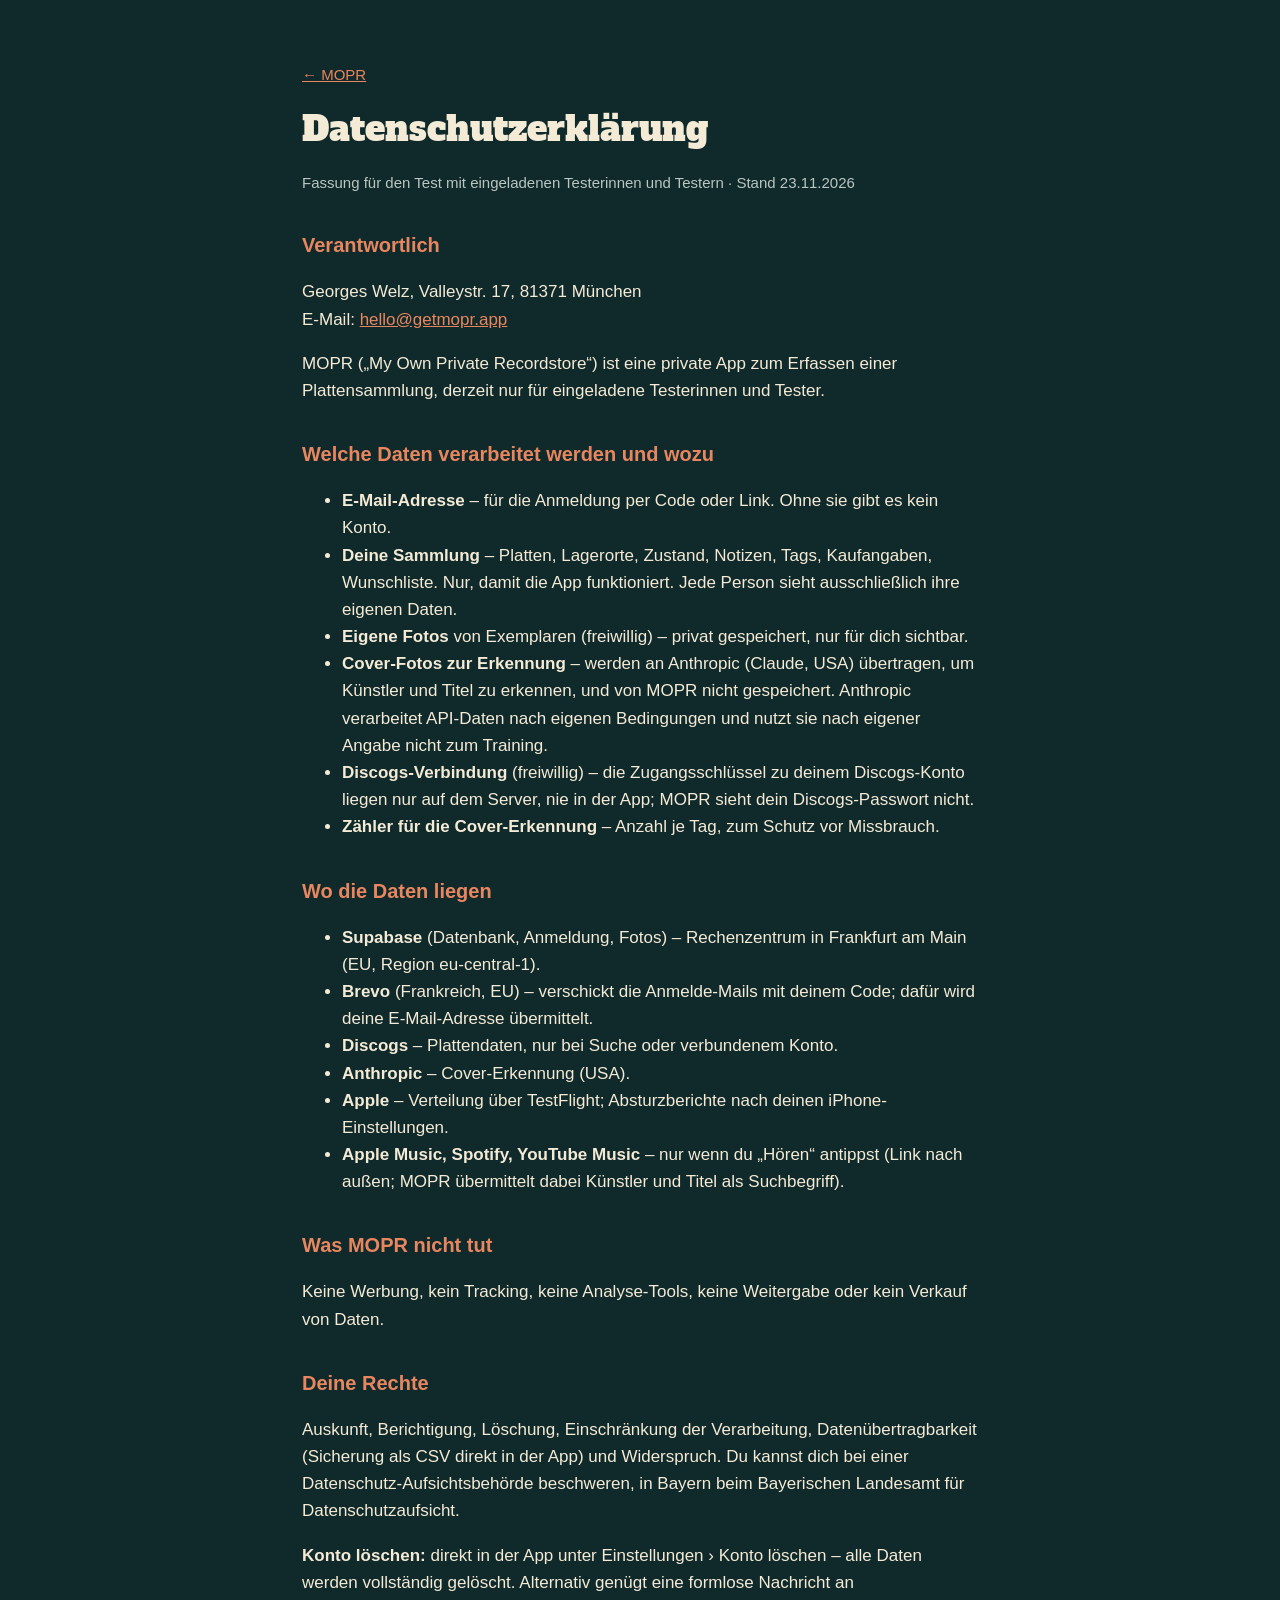
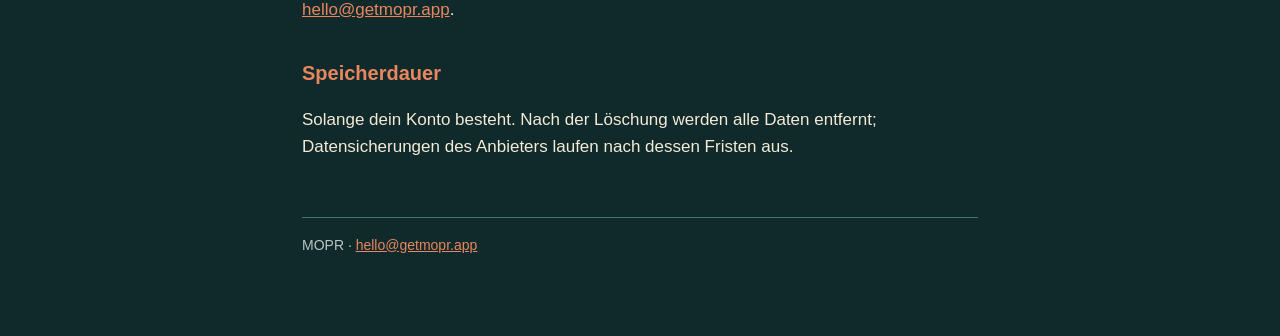
<file: datenschutz.html>
<!DOCTYPE html>
<html lang="de">
<head>
<meta charset="utf-8">
<meta name="viewport" content="width=device-width, initial-scale=1">
<title>Datenschutzerklärung – MOPR</title>
<link rel="stylesheet" href="style.css">
</head>
<body>
<main>
  <p class="muted"><a href="index.html">← MOPR</a></p>
  <h1 style="font-size:34px">Datenschutzerklärung</h1>
  <p class="muted">Fassung für den Test mit eingeladenen Testerinnen und Testern · Stand 23.11.2026</p>

  <h2>Verantwortlich</h2>
  <p>Georges Welz, Valleystr. 17, 81371 München<br>E-Mail: <a href="mailto:hello@getmopr.app">hello@getmopr.app</a></p>
  <p>MOPR („My Own Private Recordstore“) ist eine private App zum Erfassen einer Plattensammlung, derzeit nur für eingeladene Testerinnen und Tester.</p>

  <h2>Welche Daten verarbeitet werden und wozu</h2>
  <ul>
    <li><strong>E-Mail-Adresse</strong> – für die Anmeldung per Code oder Link. Ohne sie gibt es kein Konto.</li>
    <li><strong>Deine Sammlung</strong> – Platten, Lagerorte, Zustand, Notizen, Tags, Kaufangaben, Wunschliste. Nur, damit die App funktioniert. Jede Person sieht ausschließlich ihre eigenen Daten.</li>
    <li><strong>Eigene Fotos</strong> von Exemplaren (freiwillig) – privat gespeichert, nur für dich sichtbar.</li>
    <li><strong>Cover-Fotos zur Erkennung</strong> – werden an Anthropic (Claude, USA) übertragen, um Künstler und Titel zu erkennen, und von MOPR nicht gespeichert. Anthropic verarbeitet API-Daten nach eigenen Bedingungen und nutzt sie nach eigener Angabe nicht zum Training.</li>
    <li><strong>Discogs-Verbindung</strong> (freiwillig) – die Zugangsschlüssel zu deinem Discogs-Konto liegen nur auf dem Server, nie in der App; MOPR sieht dein Discogs-Passwort nicht.</li>
    <li><strong>Zähler für die Cover-Erkennung</strong> – Anzahl je Tag, zum Schutz vor Missbrauch.</li>
  </ul>

  <h2>Wo die Daten liegen</h2>
  <ul>
    <li><strong>Supabase</strong> (Datenbank, Anmeldung, Fotos) – Rechenzentrum in Frankfurt am Main (EU, Region eu-central-1).</li>
    <li><strong>Brevo</strong> (Frankreich, EU) – verschickt die Anmelde-Mails mit deinem Code; dafür wird deine E-Mail-Adresse übermittelt.</li>
    <li><strong>Discogs</strong> – Plattendaten, nur bei Suche oder verbundenem Konto.</li>
    <li><strong>Anthropic</strong> – Cover-Erkennung (USA).</li>
    <li><strong>Apple</strong> – Verteilung über TestFlight; Absturzberichte nach deinen iPhone-Einstellungen.</li>
    <li><strong>Apple Music, Spotify, YouTube Music</strong> – nur wenn du „Hören“ antippst (Link nach außen; MOPR übermittelt dabei Künstler und Titel als Suchbegriff).</li>
  </ul>

  <h2>Was MOPR nicht tut</h2>
  <p>Keine Werbung, kein Tracking, keine Analyse-Tools, keine Weitergabe oder kein Verkauf von Daten.</p>

  <h2>Deine Rechte</h2>
  <p>Auskunft, Berichtigung, Löschung, Einschränkung der Verarbeitung, Datenübertragbarkeit (Sicherung als CSV direkt in der App) und Widerspruch. Du kannst dich bei einer Datenschutz-Aufsichtsbehörde beschweren, in Bayern beim Bayerischen Landesamt für Datenschutzaufsicht.</p>
  <p><strong>Konto löschen:</strong> direkt in der App unter Einstellungen › Konto löschen – alle Daten werden vollständig gelöscht. Alternativ genügt eine formlose Nachricht an <a href="mailto:hello@getmopr.app">hello@getmopr.app</a>.</p>

  <h2>Speicherdauer</h2>
  <p>Solange dein Konto besteht. Nach der Löschung werden alle Daten entfernt; Datensicherungen des Anbieters laufen nach dessen Fristen aus.</p>

  <footer>MOPR · <a href="mailto:hello@getmopr.app">hello@getmopr.app</a></footer>
</main>
</body>
</html>
</file>
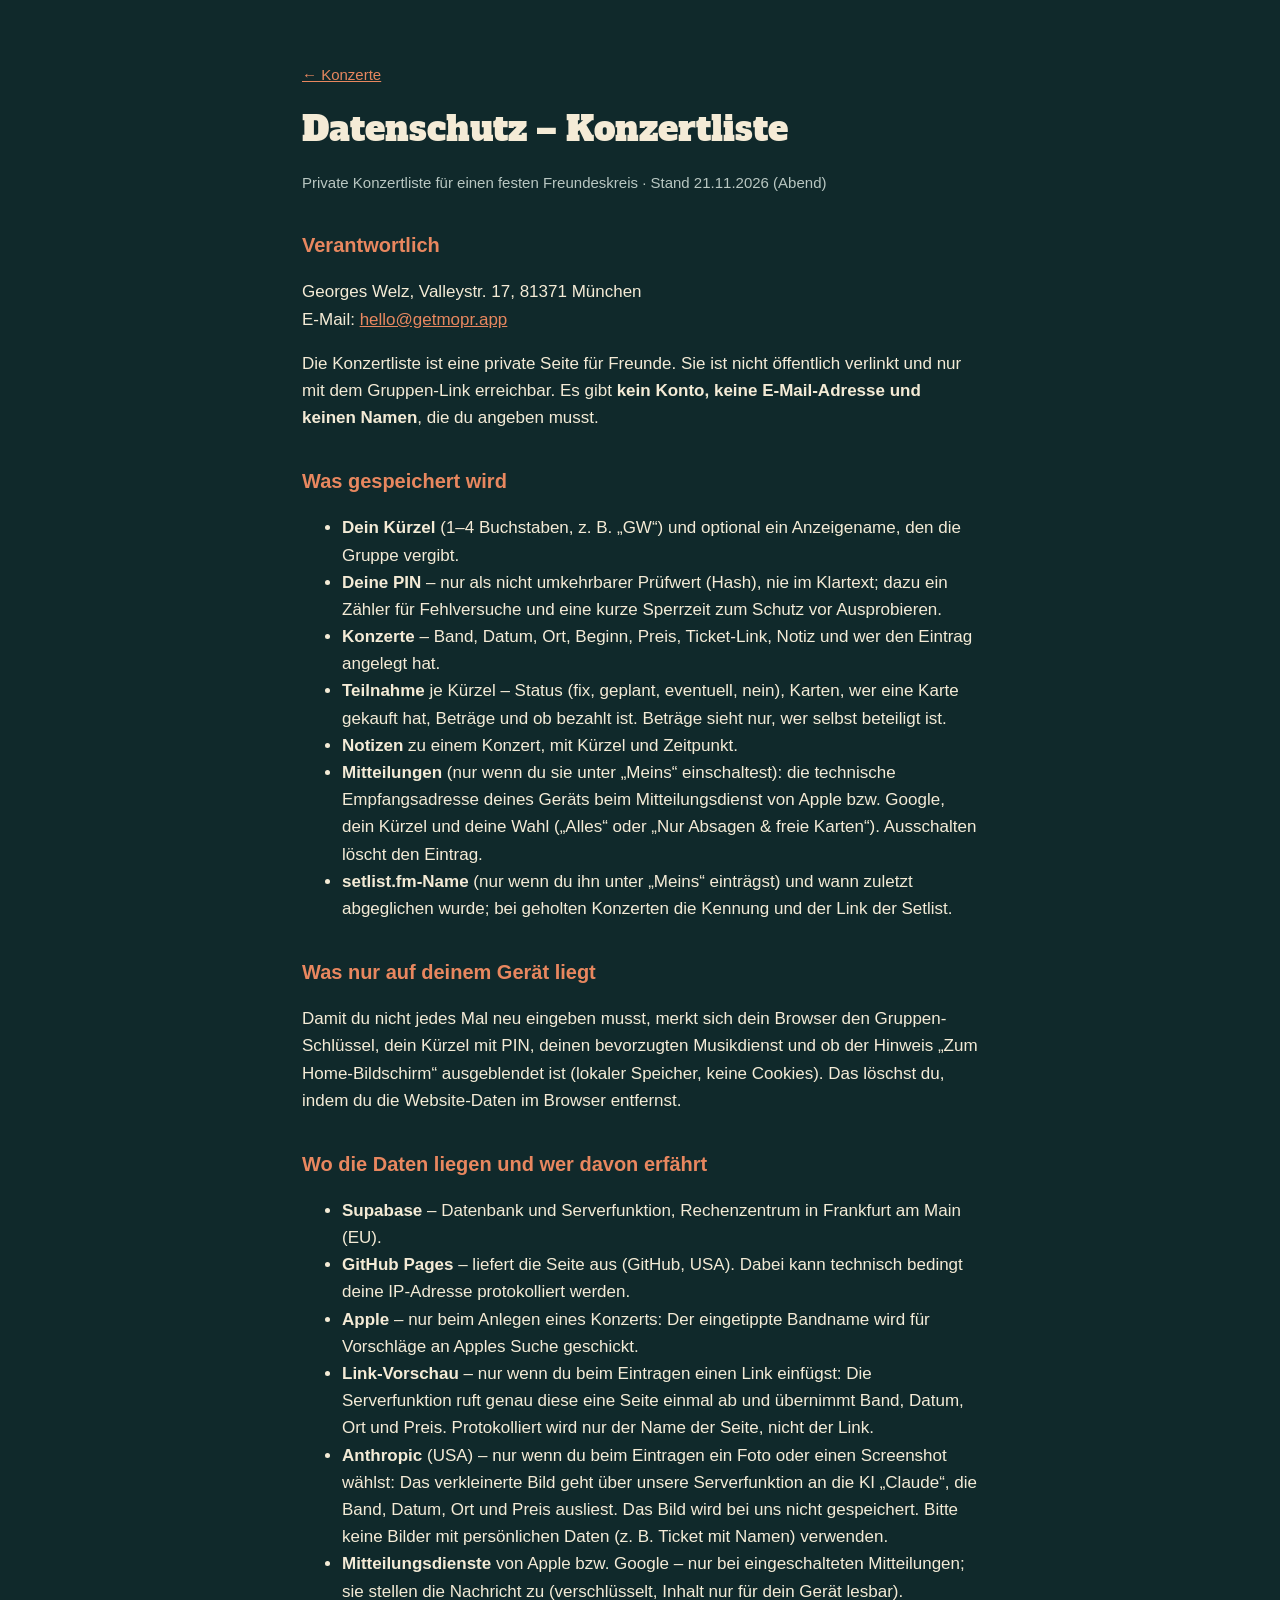
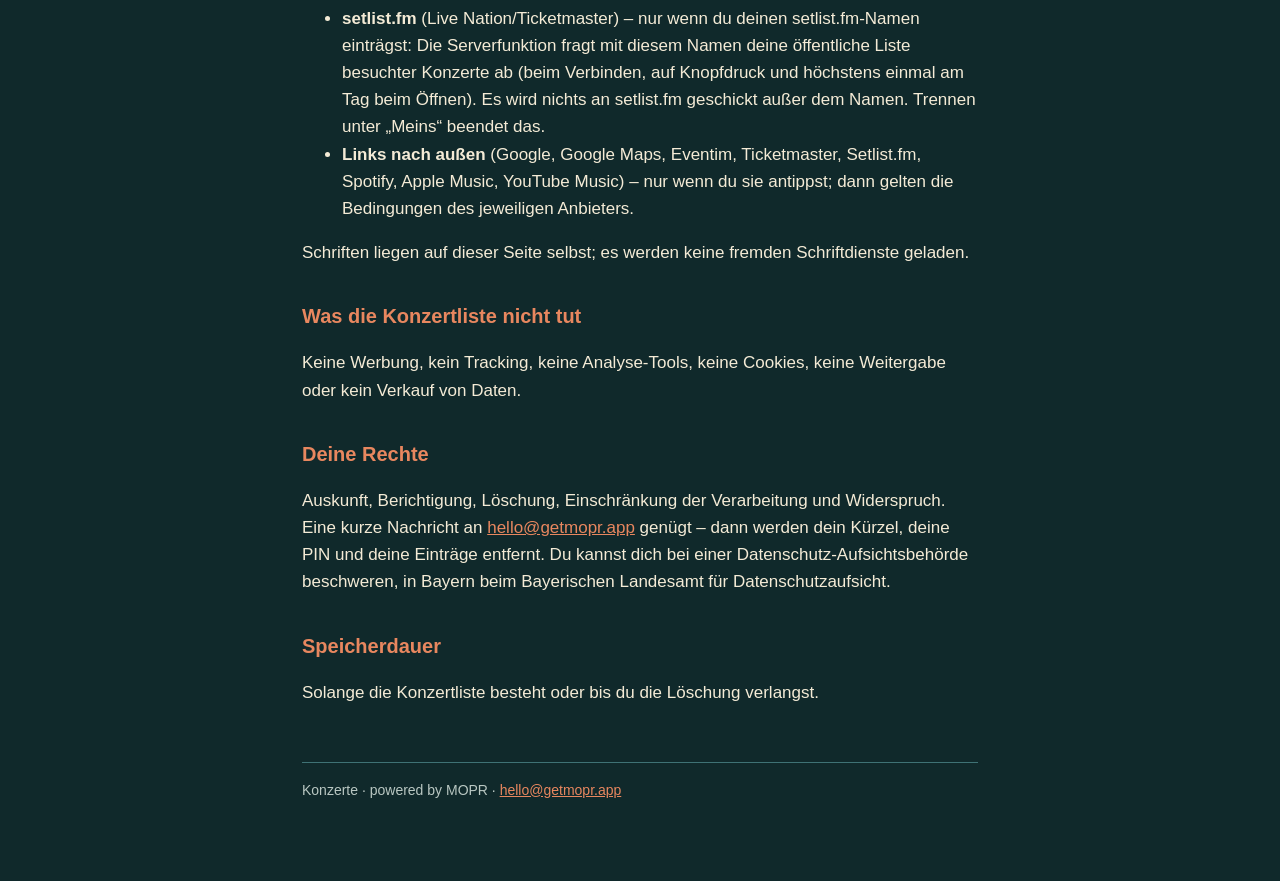
<file: konzerte/datenschutz.html>
<!DOCTYPE html>
<html lang="de">
<head>
<meta charset="utf-8">
<meta name="viewport" content="width=device-width, initial-scale=1">
<meta name="robots" content="noindex, nofollow">
<meta name="referrer" content="no-referrer">
<title>Datenschutz – Konzerte</title>
<link rel="stylesheet" href="../style.css">
</head>
<body>
<main>
  <p class="muted"><a href="./" onclick="if (history.length > 1) { history.back(); return false; }">← Konzerte</a></p>
  <h1 style="font-size:34px">Datenschutz – Konzertliste</h1>
  <p class="muted">Private Konzertliste für einen festen Freundeskreis · Stand 21.11.2026 (Abend)</p>

  <h2>Verantwortlich</h2>
  <p>Georges Welz, Valleystr. 17, 81371 München<br>E-Mail: <a href="mailto:hello@getmopr.app">hello@getmopr.app</a></p>
  <p>Die Konzertliste ist eine private Seite für Freunde. Sie ist nicht öffentlich verlinkt und nur mit dem Gruppen-Link erreichbar. Es gibt <strong>kein Konto, keine E-Mail-Adresse und keinen Namen</strong>, die du angeben musst.</p>

  <h2>Was gespeichert wird</h2>
  <ul>
    <li><strong>Dein Kürzel</strong> (1–4 Buchstaben, z. B. „GW“) und optional ein Anzeigename, den die Gruppe vergibt.</li>
    <li><strong>Deine PIN</strong> – nur als nicht umkehrbarer Prüfwert (Hash), nie im Klartext; dazu ein Zähler für Fehlversuche und eine kurze Sperrzeit zum Schutz vor Ausprobieren.</li>
    <li><strong>Konzerte</strong> – Band, Datum, Ort, Beginn, Preis, Ticket-Link, Notiz und wer den Eintrag angelegt hat.</li>
    <li><strong>Teilnahme</strong> je Kürzel – Status (fix, geplant, eventuell, nein), Karten, wer eine Karte gekauft hat, Beträge und ob bezahlt ist. Beträge sieht nur, wer selbst beteiligt ist.</li>
    <li><strong>Notizen</strong> zu einem Konzert, mit Kürzel und Zeitpunkt.</li>
    <li><strong>Mitteilungen</strong> (nur wenn du sie unter „Meins“ einschaltest): die technische Empfangsadresse deines Geräts beim Mitteilungsdienst von Apple bzw. Google, dein Kürzel und deine Wahl („Alles“ oder „Nur Absagen & freie Karten“). Ausschalten löscht den Eintrag.</li>
    <li><strong>setlist.fm-Name</strong> (nur wenn du ihn unter „Meins“ einträgst) und wann zuletzt abgeglichen wurde; bei geholten Konzerten die Kennung und der Link der Setlist.</li>
  </ul>

  <h2>Was nur auf deinem Gerät liegt</h2>
  <p>Damit du nicht jedes Mal neu eingeben musst, merkt sich dein Browser den Gruppen-Schlüssel, dein Kürzel mit PIN, deinen bevorzugten Musikdienst und ob der Hinweis „Zum Home-Bildschirm“ ausgeblendet ist (lokaler Speicher, keine Cookies). Das löschst du, indem du die Website-Daten im Browser entfernst.</p>

  <h2>Wo die Daten liegen und wer davon erfährt</h2>
  <ul>
    <li><strong>Supabase</strong> – Datenbank und Serverfunktion, Rechenzentrum in Frankfurt am Main (EU).</li>
    <li><strong>GitHub Pages</strong> – liefert die Seite aus (GitHub, USA). Dabei kann technisch bedingt deine IP-Adresse protokolliert werden.</li>
    <li><strong>Apple</strong> – nur beim Anlegen eines Konzerts: Der eingetippte Bandname wird für Vorschläge an Apples Suche geschickt.</li>
    <li><strong>Link-Vorschau</strong> – nur wenn du beim Eintragen einen Link einfügst: Die Serverfunktion ruft genau diese eine Seite einmal ab und übernimmt Band, Datum, Ort und Preis. Protokolliert wird nur der Name der Seite, nicht der Link.</li>
    <li><strong>Anthropic</strong> (USA) – nur wenn du beim Eintragen ein Foto oder einen Screenshot wählst: Das verkleinerte Bild geht über unsere Serverfunktion an die KI „Claude“, die Band, Datum, Ort und Preis ausliest. Das Bild wird bei uns nicht gespeichert. Bitte keine Bilder mit persönlichen Daten (z. B. Ticket mit Namen) verwenden.</li>
    <li><strong>Mitteilungsdienste</strong> von Apple bzw. Google – nur bei eingeschalteten Mitteilungen; sie stellen die Nachricht zu (verschlüsselt, Inhalt nur für dein Gerät lesbar).</li>
    <li><strong>setlist.fm</strong> (Live Nation/Ticketmaster) – nur wenn du deinen setlist.fm-Namen einträgst: Die Serverfunktion fragt mit diesem Namen deine öffentliche Liste besuchter Konzerte ab (beim Verbinden, auf Knopfdruck und höchstens einmal am Tag beim Öffnen). Es wird nichts an setlist.fm geschickt außer dem Namen. Trennen unter „Meins“ beendet das.</li>
    <li><strong>Links nach außen</strong> (Google, Google Maps, Eventim, Ticketmaster, Setlist.fm, Spotify, Apple Music, YouTube Music) – nur wenn du sie antippst; dann gelten die Bedingungen des jeweiligen Anbieters.</li>
  </ul>
  <p>Schriften liegen auf dieser Seite selbst; es werden keine fremden Schriftdienste geladen.</p>

  <h2>Was die Konzertliste nicht tut</h2>
  <p>Keine Werbung, kein Tracking, keine Analyse-Tools, keine Cookies, keine Weitergabe oder kein Verkauf von Daten.</p>

  <h2>Deine Rechte</h2>
  <p>Auskunft, Berichtigung, Löschung, Einschränkung der Verarbeitung und Widerspruch. Eine kurze Nachricht an <a href="mailto:hello@getmopr.app">hello@getmopr.app</a> genügt – dann werden dein Kürzel, deine PIN und deine Einträge entfernt. Du kannst dich bei einer Datenschutz-Aufsichtsbehörde beschweren, in Bayern beim Bayerischen Landesamt für Datenschutzaufsicht.</p>

  <h2>Speicherdauer</h2>
  <p>Solange die Konzertliste besteht oder bis du die Löschung verlangst.</p>

  <footer>Konzerte · powered by MOPR · <a href="mailto:hello@getmopr.app">hello@getmopr.app</a></footer>
</main>
</body>
</html>
</file>
<file: style.css>
@font-face { font-family:"Alfa Slab One"; src:url(app/fonts/AlfaSlabOne-Regular.ttf); font-display:swap; }
:root { --bg:#10292B; --surface:#1B3D40; --line:#3F7275; --ink:#F4EBD6; --muted:#B9C7C2; --accent:#E8875F; --mustard:#E9B23F; }
* { box-sizing:border-box; }
body { margin:0; background:var(--bg); color:var(--ink); font:17px/1.6 -apple-system, BlinkMacSystemFont, "Helvetica Neue", Arial, sans-serif; }
main { max-width:720px; margin:0 auto; padding:48px 22px 80px; }
h1 { font-family:"Alfa Slab One", serif; font-weight:400; font-size:48px; letter-spacing:0; margin:0 0 4px; }
h1 .o { display:inline-block; width:.86em; height:.86em; vertical-align:-.04em; margin:0 .05em; background:url(platte.svg) center/contain no-repeat; }
h2 { color:var(--accent); font-size:20px; margin:34px 0 6px; }
.lead { color:var(--mustard); font-size:20px; margin:0 0 28px; }
p, li { color:var(--ink); }
.muted { color:var(--muted); font-size:15px; }
a { color:var(--accent); }
.card { background:var(--surface); border:1px solid var(--line); border-radius:14px; padding:18px 20px; margin:22px 0; }
footer { margin-top:56px; border-top:1px solid var(--line); padding-top:16px; color:var(--muted); font-size:14px; }
</file>
<file: app/app.css>
/* MOPR Desktop – Farben und Schriften wie in der App (Theme.swift) */
@font-face { font-family: "Alfa Slab One"; src: url(fonts/AlfaSlabOne-Regular.ttf); font-display: swap; }
@font-face { font-family: Archivo; font-weight: 400; src: url(fonts/Archivo-Regular.ttf); font-display: swap; }
@font-face { font-family: Archivo; font-weight: 500; src: url(fonts/Archivo-Medium.ttf); font-display: swap; }
@font-face { font-family: Archivo; font-weight: 600; src: url(fonts/Archivo-SemiBold.ttf); font-display: swap; }
@font-face { font-family: "Archivo Condensed"; font-weight: 600; src: url(fonts/ArchivoCondensed-SemiBold.ttf); font-display: swap; }
@font-face { font-family: "Archivo XC"; font-weight: 700; src: url(fonts/ArchivoExtraCondensed-Bold.ttf); font-display: swap; }
@font-face { font-family: "Archivo XC"; font-weight: 800; src: url(fonts/ArchivoExtraCondensed-ExtraBold.ttf); font-display: swap; }

:root {
  --bg: #10292B; --surface: #1B3D40; --raised: #1F4A4D; --line: #4A7F82;
  --ink: #F4EBD6; --muted: #A9C2BE; --accent: #C8613A; --accent-text: #E8875F;
  --on-accent: #1A0F0A; --mustard: #E9B23F; --tab: #C8613A; --tab-edge: #8F4426;
  --r-sm: 6px; --r-md: 12px;
}
* { box-sizing: border-box; }
html, body { height: 100%; }
body { margin: 0; background: var(--bg); color: var(--ink); font: 16px/1.45 Archivo, -apple-system, sans-serif; }
button, input, select { font: inherit; color: inherit; }
a { color: var(--accent-text); }
:focus-visible { outline: 2px solid var(--mustard); outline-offset: 2px; }

.logo { font-family: "Alfa Slab One", serif; font-size: 34px; letter-spacing: 0; color: var(--ink); white-space: nowrap; }
/* O = Platte, wie MOPRLogo/VinylDisc in Theme.swift: 86 % der Schrifthöhe */
.logo .o { display: inline-block; width: .86em; height: .86em; vertical-align: -.04em; margin: 0 .05em;
  background: url(platte.svg) center / contain no-repeat; }
.boot { height: 100vh; display: grid; place-items: center; }
.boot .o { animation: spin 1.8s linear infinite; }
@keyframes spin { to { transform: rotate(360deg); } }
@media (prefers-reduced-motion: reduce) { .boot .o { animation: none; } }

/* Anmeldung */
.login { max-width: 420px; margin: 12vh auto; padding: 0 20px; }
.login .logo { font-size: 56px; }
.login .claim { font-family: "Archivo Condensed"; color: var(--mustard); margin: 4px 0 28px; font-size: 18px; }
.card { background: var(--surface); border: 1px solid var(--line); border-radius: var(--r-md); padding: 20px; }
label { display: block; font-family: "Archivo Condensed"; font-weight: 600; font-size: 13px; color: var(--muted); margin: 0 0 6px; text-transform: uppercase; letter-spacing: .04em; }
input[type=text], input[type=email], input[type=password], input[type=search], select {
  width: 100%; background: var(--bg); border: 1px solid var(--line); border-radius: var(--r-sm); padding: 10px 12px; }
input::placeholder { color: var(--muted); opacity: .8; }
.btn { display: inline-flex; align-items: center; justify-content: center; gap: 6px; border: 1px solid var(--line); background: var(--surface);
  border-radius: var(--r-sm); padding: 9px 14px; cursor: pointer; font-weight: 600; }
.btn:hover { border-color: var(--muted); }
.btn.primary { background: var(--accent); border-color: var(--accent); color: var(--on-accent); width: 100%; margin-top: 14px; padding: 12px; }
.btn.primary:disabled { opacity: .5; cursor: default; }
.link { background: none; border: 0; color: var(--accent-text); cursor: pointer; padding: 0; text-decoration: underline; }
.note { color: var(--muted); font-size: 13px; margin-top: 14px; }
.error { color: var(--accent-text); margin-top: 12px; }

/* Rahmen */
.shell { display: grid; grid-template-rows: auto auto 1fr auto; height: 100vh; }
header.top { display: flex; align-items: flex-end; gap: 28px; padding: 14px 22px 0; border-bottom: 3px solid var(--tab); }
header.top .logo { font-size: 30px; padding-bottom: 8px; }
.tabs { display: flex; gap: 4px; align-items: flex-end; flex: 1; }
.tab { position: relative; background: var(--raised); color: var(--muted); border: 0; padding: 7px 22px 5px; cursor: pointer;
  font-family: "Archivo XC"; font-weight: 800; font-size: 20px; letter-spacing: .03em; text-transform: uppercase;
  clip-path: polygon(10px 0, calc(100% - 10px) 0, 100% 100%, 0 100%); border-radius: 6px 6px 0 0; }
.tab.on { background: var(--tab); color: #2B1A12; }
.tab[disabled] { opacity: .45; cursor: default; }
.who { display: flex; align-items: center; gap: 12px; padding-bottom: 10px; color: var(--muted); font-size: 13px; }

.toolbar { display: flex; flex-wrap: wrap; align-items: center; gap: 10px; padding: 12px 22px; border-bottom: 1px solid var(--line); }
.toolbar input[type=search] { width: 280px; }
.toolbar select { width: auto; min-width: 140px; padding: 8px 10px; }
.toolbar .count { margin-left: auto; color: var(--muted); font-size: 13px; }
.seg { display: inline-flex; border: 1px solid var(--line); border-radius: var(--r-sm); overflow: hidden; }
.seg button { background: transparent; border: 0; padding: 8px 12px; cursor: pointer; }
.seg button.on { background: var(--mustard); color: var(--on-accent); font-weight: 600; }

.main { display: grid; grid-template-columns: 1fr 380px; min-height: 0; }
.main.nodetail { grid-template-columns: 1fr; }
.list { overflow: auto; min-height: 0; }

/* Tabelle */
table { width: 100%; border-collapse: collapse; }
thead th { position: sticky; top: 0; z-index: 1; background: var(--bg); text-align: left; font-family: "Archivo Condensed"; font-weight: 600;
  font-size: 13px; color: var(--muted); text-transform: uppercase; letter-spacing: .05em; padding: 10px 10px; border-bottom: 1px solid var(--line);
  cursor: pointer; user-select: none; white-space: nowrap; }
thead th.sorted { color: var(--mustard); }
tbody tr { cursor: pointer; }
tbody tr:nth-child(even) { background: rgba(255,255,255,.02); }
tbody tr:hover { background: var(--surface); }
tbody tr.sel { background: var(--raised); box-shadow: inset 3px 0 0 var(--mustard); }
td { padding: 6px 10px; border-bottom: 1px solid rgba(63,114,117,.35); vertical-align: middle; }
td.cover { width: 48px; padding: 4px 6px 4px 22px; }
td.cover img, td.cover .ph { width: 36px; height: 36px; border-radius: 3px; object-fit: cover; display: block; background: #0b0b0b; }
td.artist { font-weight: 600; }
td.muted, .muted { color: var(--muted); }
td.num { font-variant-numeric: tabular-nums; white-space: nowrap; }
.pill { display: inline-block; border: 1px solid var(--line); border-radius: 999px; padding: 1px 8px; font-size: 12px; color: var(--muted); white-space: nowrap; }
.pill.new { border-color: var(--mustard); color: var(--mustard); }

/* Cover-Wand */
.wall { display: grid; grid-template-columns: repeat(auto-fill, minmax(150px, 1fr)); gap: 18px; padding: 20px 22px 40px; }
.tile { cursor: pointer; }
.tile .img { aspect-ratio: 1; border-radius: 4px; overflow: hidden; background: #0b0b0b; box-shadow: 0 6px 16px rgba(0,0,0,.35); }
.tile img { width: 100%; height: 100%; object-fit: cover; display: block; }
.tile .t { margin-top: 6px; font-weight: 600; font-size: 14px; white-space: nowrap; overflow: hidden; text-overflow: ellipsis; }
.tile .a { color: var(--muted); font-size: 13px; white-space: nowrap; overflow: hidden; text-overflow: ellipsis; }
.tile.sel .img { outline: 3px solid var(--mustard); outline-offset: 2px; }

/* Detail */
aside.detail { border-left: 1px solid var(--line); overflow: auto; padding: 20px; background: var(--surface); }
.detail .big { width: 100%; aspect-ratio: 1; border-radius: 4px; object-fit: cover; background: #0b0b0b; box-shadow: 0 10px 24px rgba(0,0,0,.4); }
.detail h2 { font-family: "Archivo XC"; font-weight: 800; font-size: 30px; line-height: 1.05; margin: 14px 0 2px; }
.detail .by { font-family: "Archivo Condensed"; font-weight: 600; font-size: 18px; color: var(--muted); }
.chips { display: flex; flex-wrap: wrap; gap: 6px; margin: 12px 0; }
.chip { background: var(--raised); border-radius: 999px; padding: 3px 10px; font-size: 13px; }
.chip.key { background: var(--mustard); color: var(--on-accent); font-weight: 600; }
.detail h3 { font-family: "Archivo Condensed"; font-weight: 600; font-size: 13px; color: var(--muted); text-transform: uppercase; letter-spacing: .05em;
  margin: 20px 0 6px; border-bottom: 1px solid var(--line); padding-bottom: 4px; }
dl { display: grid; grid-template-columns: 120px 1fr; gap: 4px 10px; margin: 0; }
dt { color: var(--muted); } dd { margin: 0; }
.tracks { list-style: none; margin: 0; padding: 0; }
.tracks li { display: grid; grid-template-columns: 38px 1fr auto; gap: 6px; padding: 3px 0; border-bottom: 1px solid rgba(63,114,117,.25); }
.tracks .pos { color: var(--mustard); font-variant-numeric: tabular-nums; }
.tracks .dur { color: var(--muted); font-variant-numeric: tabular-nums; }
.hint { margin-top: 20px; font-size: 13px; color: var(--muted); }
.attr { margin: 10px 0 0; font-size: 13px; color: var(--muted); }
.attr a { color: var(--accent-text); }
footer.legal { padding: 6px 22px; font-size: 12px; color: var(--muted); border-top: 1px solid var(--line); }
.empty { padding: 60px 22px; color: var(--muted); text-align: center; }
.close { float: right; }

/* ---------- Plattenkiste (Doppelfach, Designsprache 2.1, 26.11.2026) ---------- */
@font-face { font-family: "Courier Prime"; font-weight: 400; src: url(fonts/CourierPrime-Regular.ttf); font-display: swap; }
@font-face { font-family: "Courier Prime"; font-weight: 700; src: url(fonts/CourierPrime-Bold.ttf); font-display: swap; }
:root { --kraft100: #F7EEDC; --kraft200: #E6D3AE; --kraft300: #D9BC8A; --kraft-ink: #2A1D10; --paper: #F5F0E4; }
.sr { position: absolute; width: 1px; height: 1px; overflow: hidden; clip: rect(0 0 0 0); }
.kiste-wrap { padding: 14px 22px 30px; display: flex; flex-direction: column; align-items: center; }
.kiste-kopf { display: flex; align-items: center; gap: 8px; width: 100%; max-width: 1100px; margin-bottom: 6px; }
.kiste-kopf select { width: auto; max-width: 420px; font-family: "Courier Prime"; font-weight: 700; }
.kiste-kopf .btn { min-width: 44px; min-height: 40px; font-size: 20px; padding: 4px 12px; }
.kiste-hilfe { margin-left: auto; color: var(--muted); font-size: 13px; }
/* Bühne: feste Proportion des Bildes (728 × 502), passt in die Fensterhöhe */
.kiste-buehne { position: relative; width: min(100%, 1100px, calc((100vh - 300px) * 728 / 387)); aspect-ratio: 728 / 387;
  user-select: none; overscroll-behavior: contain;
  background: radial-gradient(ellipse 60% 55% at 50% 62%, rgba(233,178,63,.16), rgba(233,178,63,0) 70%); }
.kiste-buehne > img { position: absolute; inset: 0; width: 100%; height: 100%; pointer-events: none; }
.k-hinten { z-index: 1; filter: drop-shadow(0 18px 22px rgba(0,0,0,.45)); }
.k-fach { position: absolute; inset: 0; z-index: 2; }
.k-vorne { z-index: 3; }
.k-fach.aus .kcover { filter: brightness(.55) saturate(.8); }
.kcover { position: absolute; transform-origin: 50% 100%; border-radius: 2px; background: #0b0b0b; cursor: pointer;
  box-shadow: 0 -2px 0 var(--paper), 0 -4px 0 rgba(245,240,228,.55), 0 10px 18px rgba(0,0,0,.45); }
.kcover img { width: 100%; height: 100%; object-fit: cover; display: block; border-radius: 2px; }
.kcover.d1 { filter: brightness(.72); } .kcover.d2 { filter: brightness(.56); } .kcover.d3 { filter: brightness(.42); }
.k-fach.aus .kcover.d1, .k-fach.aus .kcover.d2, .k-fach.aus .kcover.d3 { filter: brightness(.35); }
.kcover .kraft { position: absolute; inset: 0; display: flex; flex-direction: column; justify-content: center; gap: 6px; padding: 10%;
  background: var(--kraft200); color: var(--kraft-ink); font: 700 clamp(11px, 1.3vw, 18px)/1.2 "Courier Prime", monospace; text-transform: uppercase; }
.kcover .kraft b { font-size: 1.15em; }
.kcover.kippt { z-index: 5; pointer-events: none; animation: kippen .2s ease-in forwards; }
.kcover.kommt { animation: kommen .2s ease-out; }
@keyframes kippen { to { transform: perspective(900px) rotateX(-72deg) translateY(4%); opacity: 0; } }
@keyframes kommen { from { transform: perspective(900px) rotateX(-72deg) translateY(4%); opacity: 0; } }
.kiste-buehne.anschlag .k-fach:not(.aus) .kcover.front { animation: federn .22s ease-out; }
@keyframes federn { 40% { transform: perspective(900px) rotateX(3deg); } }
/* Trennkarte: Kraftkarton-Reiter ragt über die Platte, bleibt innerhalb der Coverbreite */
.ktab { position: absolute; top: -9%; width: 26%; height: 9%; z-index: 1; border: 0; border-radius: 5px 5px 0 0; padding: 0;
  background: linear-gradient(var(--kraft100), var(--kraft200)); color: var(--kraft-ink); cursor: pointer;
  font: 700 clamp(11px, 1.2vw, 16px)/1 "Courier Prime", monospace; letter-spacing: .06em;
  box-shadow: 0 -1px 0 rgba(255,255,255,.5) inset, 0 -2px 4px rgba(0,0,0,.25); }
.k-fach.aus .ktab { filter: brightness(.6); }
/* Etikett auf der Front + Regler im Griffloch */
.k-etikett { position: absolute; z-index: 4; transform: translateY(-50%); background: var(--kraft200); color: var(--kraft-ink);
  font: 700 clamp(10px, 1.15vw, 15px)/1 "Courier Prime", monospace; letter-spacing: .06em; padding: 5px 8px; border-radius: 2px;
  box-shadow: 0 2px 4px rgba(0,0,0,.35); white-space: nowrap; pointer-events: none; }
.k-regler { position: absolute; z-index: 4; margin: 0; background: transparent; -webkit-appearance: none; appearance: none; cursor: pointer; }
.k-regler::-webkit-slider-runnable-track { background: transparent; height: 100%; }
.k-regler::-moz-range-track { background: transparent; }
.k-regler::-webkit-slider-thumb { -webkit-appearance: none; width: 22px; height: 100%; min-height: 14px; border-radius: 4px;
  background: var(--kraft200); box-shadow: 0 1px 3px rgba(0,0,0,.5); }
.k-regler::-moz-range-thumb { width: 22px; height: 100%; border: 0; border-radius: 4px; background: var(--kraft200); }
.k-regler:focus-visible { outline: 2px solid var(--mustard); }
/* Titel unter der Kiste: aktive Kiste im Licht, die andere gedimmt */
.kiste-info { display: grid; grid-template-columns: 1fr 1fr; width: min(100%, 1100px, calc((100vh - 300px) * 728 / 387)); margin-top: 10px; text-align: center; }
.kiste-info .aus { opacity: .45; }
.kiste-info .k-t { font-family: "Archivo XC"; font-weight: 800; font-size: 24px; line-height: 1.1; }
.kiste-info .k-a { font-family: "Archivo Condensed"; font-weight: 600; color: var(--muted); font-size: 16px; }
@media (prefers-reduced-motion: reduce) { .kcover.kippt, .kcover.kommt, .kiste-buehne.anschlag .kcover { animation: none; } }
</file>
